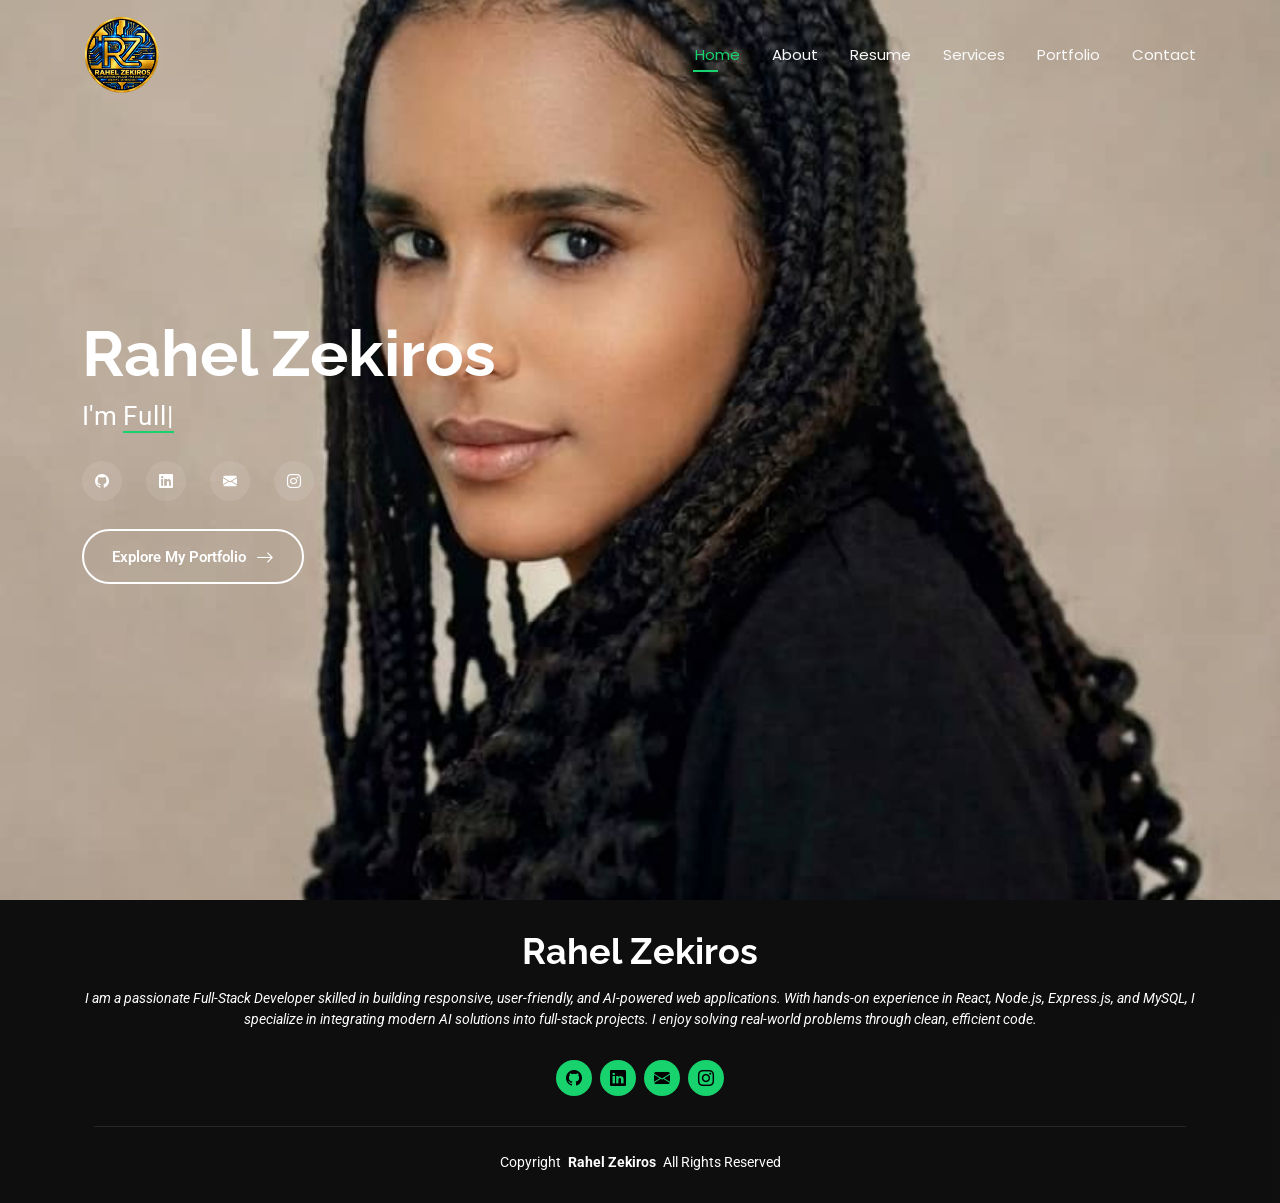
<file: Personal/index.html>
<!DOCTYPE html>
<html lang="en">

<head>
  <meta charset="utf-8">
  <meta content="width=device-width, initial-scale=1.0" name="viewport">

  <title>Rahel Zekiros - Portfolio</title>

  <meta name="description" content="Official Portfolio of Rahel Zekiros - Frontend & Fullstack Software Engineer specializing in AI-powered web applications.">
  <meta name="keywords" content="Web Developer, React, Node.js, Full Stack, Portfolio, Rahel, AI Developer">

  <!-- Favicons -->
  <link rel="icon" type="image/png" sizes="32x32" href="assets/img/logo.png">
  <link rel="icon" type="image/png" sizes="192x192" href="assets/img/logo.png">
  <link rel="apple-touch-icon" sizes="180x180" href="assets/img/logo.png">

  <!-- Google Fonts -->
  <link rel="preconnect" href="https://fonts.googleapis.com">
  <link rel="preconnect" href="https://fonts.gstatic.com" crossorigin>
  <link href="https://fonts.googleapis.com/css2?family=Roboto:wght@300;400;500;700&family=Poppins:wght@300;400;500;600;700&family=Raleway:wght@300;400;500;600;700&display=swap" rel="stylesheet">

  <!-- Vendor CSS Files -->
  <link href="assets/vendor/bootstrap/css/bootstrap.min.css" rel="stylesheet">
  <link href="assets/vendor/bootstrap-icons/bootstrap-icons.css" rel="stylesheet">
  <link href="assets/vendor/aos/aos.css" rel="stylesheet">
  <link href="assets/vendor/swiper/swiper-bundle.min.css" rel="stylesheet">
  <link href="assets/vendor/glightbox/css/glightbox.min.css" rel="stylesheet">

  <!-- Main CSS File -->
  <link href="assets/css/main.css" rel="stylesheet">

  <!-- Custom Home Page Styles -->
  <style>
    .home-portfolio-button {
      display: inline-flex;
      align-items: center;
      justify-content: center;
      gap: 10px;
      margin-top: 28px;
      padding: 12px 28px;
      border: 2px solid #ffffff;
      border-radius: 50px;
      color: #ffffff;
      background: transparent;
      font-size: 15px;
      font-weight: 600;
      text-decoration: none;
      transition: all 0.3s ease;
    }

    .home-portfolio-button:hover {
      background: #ffffff;
      color: #0563bb;
    }

    .home-portfolio-button i {
      font-size: 18px;
    }

    .hero .container {
      position: relative;
      z-index: 2;
    }

    @media (max-width: 768px) {
      .home-portfolio-button {
        margin-top: 22px;
        padding: 10px 22px;
      }
    }
  </style>
</head>

<body class="index-page">

  <!-- Header -->
  <header id="header" class="header d-flex align-items-center fixed-top">
    <div class="container-fluid container-xl position-relative d-flex align-items-center justify-content-between">

      <!-- Logo -->
      <a href="index.html"
         class="logo d-flex align-items-center"
         style="width: 80px; height: 80px; min-width: 80px; border-radius: 50%; overflow: hidden; flex-shrink: 0;">

       
  <img src="assets/img/logo.png" 
       alt="Rahel Zekiros Logo" 
       style="width: 100%; height: 100%; max-width: none; max-height: none; object-fit: contain; display: block; margin: 0;">

</a>
      <!-- Navigation -->
      <nav id="navmenu" class="navmenu">
        <ul>
          <li><a href="index.html" class="active">Home</a></li>
          <li><a href="about.html">About</a></li>
          <li><a href="resume.html">Resume</a></li>
          <li><a href="services.html">Services</a></li>
          <li><a href="portfolio.html">Portfolio</a></li>
          <li><a href="contact.html">Contact</a></li>
        </ul>

        <i class="mobile-nav-toggle d-xl-none bi bi-list"></i>
      </nav>

    </div>
  </header>

  <main class="main">

    <!-- Hero Section -->
    <section id="hero" class="hero section dark-background">

      <!-- Background Image -->
      <img
        src="assets/img/portfolio.jpeg"
        alt="Rahel Portfolio Background"
        data-aos="fade-in"
      >

      <div class="container" data-aos="zoom-out" data-aos-delay="100">

        <h2>Rahel Zekiros</h2>

        <!-- Typing Animation -->
        <p>
          I'm
          <span
            class="typed"
            data-typed-items="Full-Stack Developer, Frontend Developer, Backend Developer, AI-Powered Application Developer, React Developer, Software Developer">
          </span>
          <span class="typed-cursor typed-cursor--blink"></span>
        </p>

        <!-- Hero Social Links -->
        <div class="social-links">

          <a
            href="https://github.com/Rahel-zekiros"
            target="_blank"
            rel="noopener noreferrer"
            title="GitHub"
            aria-label="GitHub">
            <i class="bi bi-github"></i>
          </a>

          <a
            href="https://www.linkedin.com/in/rahel-zekiros-7455a0444"
            target="_blank"
            rel="noopener noreferrer"
            title="LinkedIn"
            aria-label="LinkedIn">
            <i class="bi bi-linkedin"></i>
          </a>

          <a
            href="https://mail.google.com/mail/?view=cm&fs=1&to=raki52360@gmail.com"
            target="_blank"
            rel="noopener noreferrer"
            title="Email"
            aria-label="Email">
            <i class="bi bi-envelope-fill"></i>
          </a>

          <a
            href="https://www.instagram.com/rahel_zekiros/"
            target="_blank"
            rel="noopener noreferrer"
            title="Instagram"
            aria-label="Instagram">
            <i class="bi bi-instagram"></i>
          </a>

        </div>

        <!-- Button to Starter Page -->
        <a href="starter-page.html" class="home-portfolio-button">
          <span>Explore My Portfolio</span>
          <i class="bi bi-arrow-right"></i>
        </a>

      </div>

    </section>
    <!-- End Hero Section -->

  </main>

  <!-- Footer -->
  <footer id="footer" class="footer dark-background">

    <div class="container">

      <h3 class="sitename">Rahel Zekiros</h3>

      <!-- Professional Bio -->
      <p>
        I am a passionate Full-Stack Developer skilled in building responsive,
        user-friendly, and AI-powered web applications. With hands-on experience
        in React, Node.js, Express.js, and MySQL, I specialize in integrating
        modern AI solutions into full-stack projects. I enjoy solving real-world
        problems through clean, efficient code.
      </p>

      <!-- Footer Social Links -->
      <div class="social-links d-flex justify-content-center">

        <a
          href="https://github.com/Rahel-zekiros"
          target="_blank"
          rel="noopener noreferrer"
          title="GitHub"
          aria-label="GitHub">
          <i class="bi bi-github"></i>
        </a>

        <a
          href="https://www.linkedin.com/in/rahel-zekiros-7455a0444"
          target="_blank"
          rel="noopener noreferrer"
          title="LinkedIn"
          aria-label="LinkedIn">
          <i class="bi bi-linkedin"></i>
        </a>

        <a
          href="https://mail.google.com/mail/?view=cm&fs=1&to=raki52360@gmail.com"
          target="_blank"
          rel="noopener noreferrer"
          title="Email"
          aria-label="Email">
          <i class="bi bi-envelope-fill"></i>
        </a>

        <a
          href="https://www.instagram.com/rahel_zekiros/"
          target="_blank"
          rel="noopener noreferrer"
          title="Instagram"
          aria-label="Instagram">
          <i class="bi bi-instagram"></i>
        </a>

      </div>

      <div class="container">
        <div class="copyright">
          <span>Copyright</span>
          <strong class="px-1 sitename">Rahel Zekiros</strong>
          <span>All Rights Reserved</span>
        </div>
      </div>

    </div>

  </footer>

  <!-- Scroll Top -->
  <a
    href="#"
    id="scroll-top"
    class="scroll-top d-flex align-items-center justify-content-center"
    aria-label="Scroll to top">
    <i class="bi bi-arrow-up-short"></i>
  </a>

  <!-- Preloader -->
  <div id="preloader"></div>

  <!-- Vendor JS Files -->
  <script src="assets/vendor/bootstrap/js/bootstrap.bundle.min.js"></script>
  <script src="assets/vendor/aos/aos.js"></script>
  <script src="assets/vendor/glightbox/js/glightbox.min.js"></script>
  <script src="assets/vendor/purecounter/purecounter_vanilla.js"></script>
  <script src="assets/vendor/imagesloaded/imagesloaded.pkgd.min.js"></script>
  <script src="assets/vendor/isotope-layout/isotope.pkgd.min.js"></script>
  <script src="assets/vendor/swiper/swiper-bundle.min.js"></script>

  <!-- Typing Animation -->
  <script src="assets/vendor/typed.js/typed.umd.js"></script>
  <script src="assets/vendor/waypoints/noframework.waypoints.js"></script>

  <!-- Main JS File -->
  <script src="assets/js/main.js"></script>

</body>
</html>
</file>
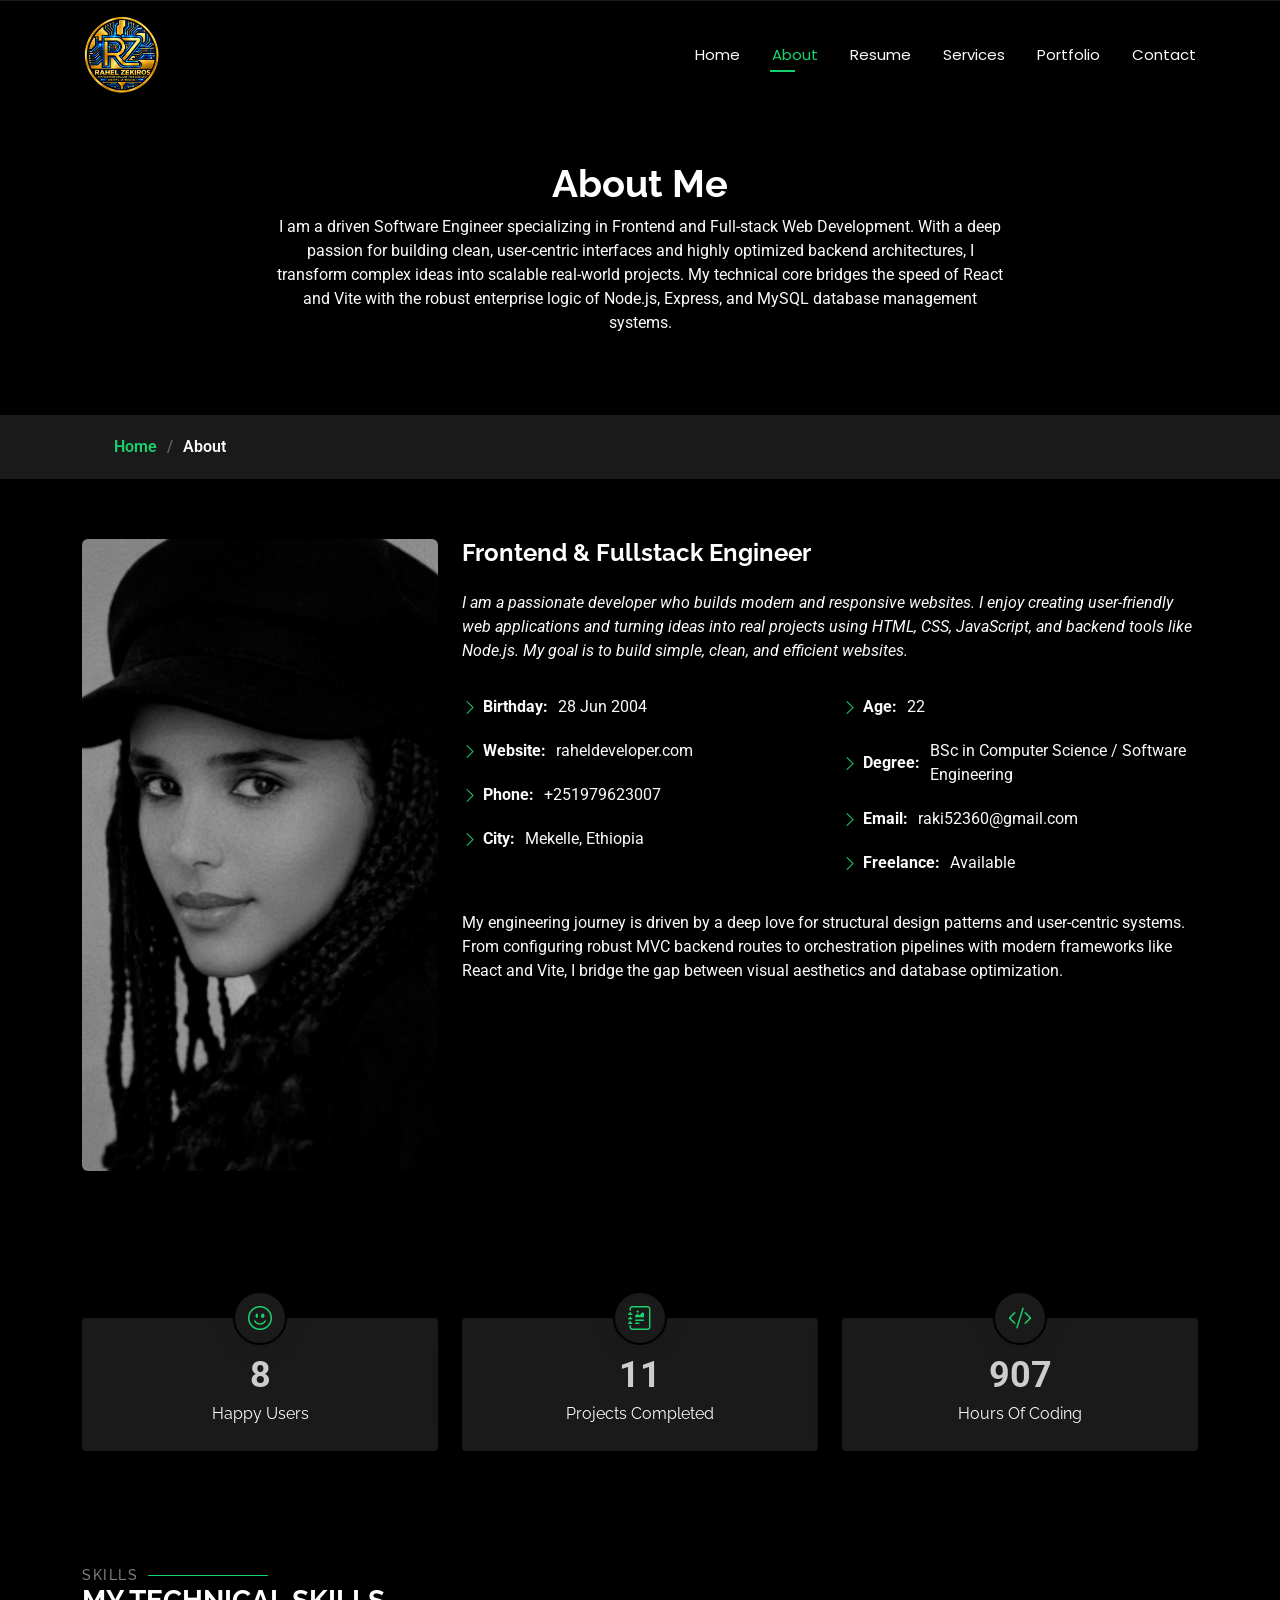
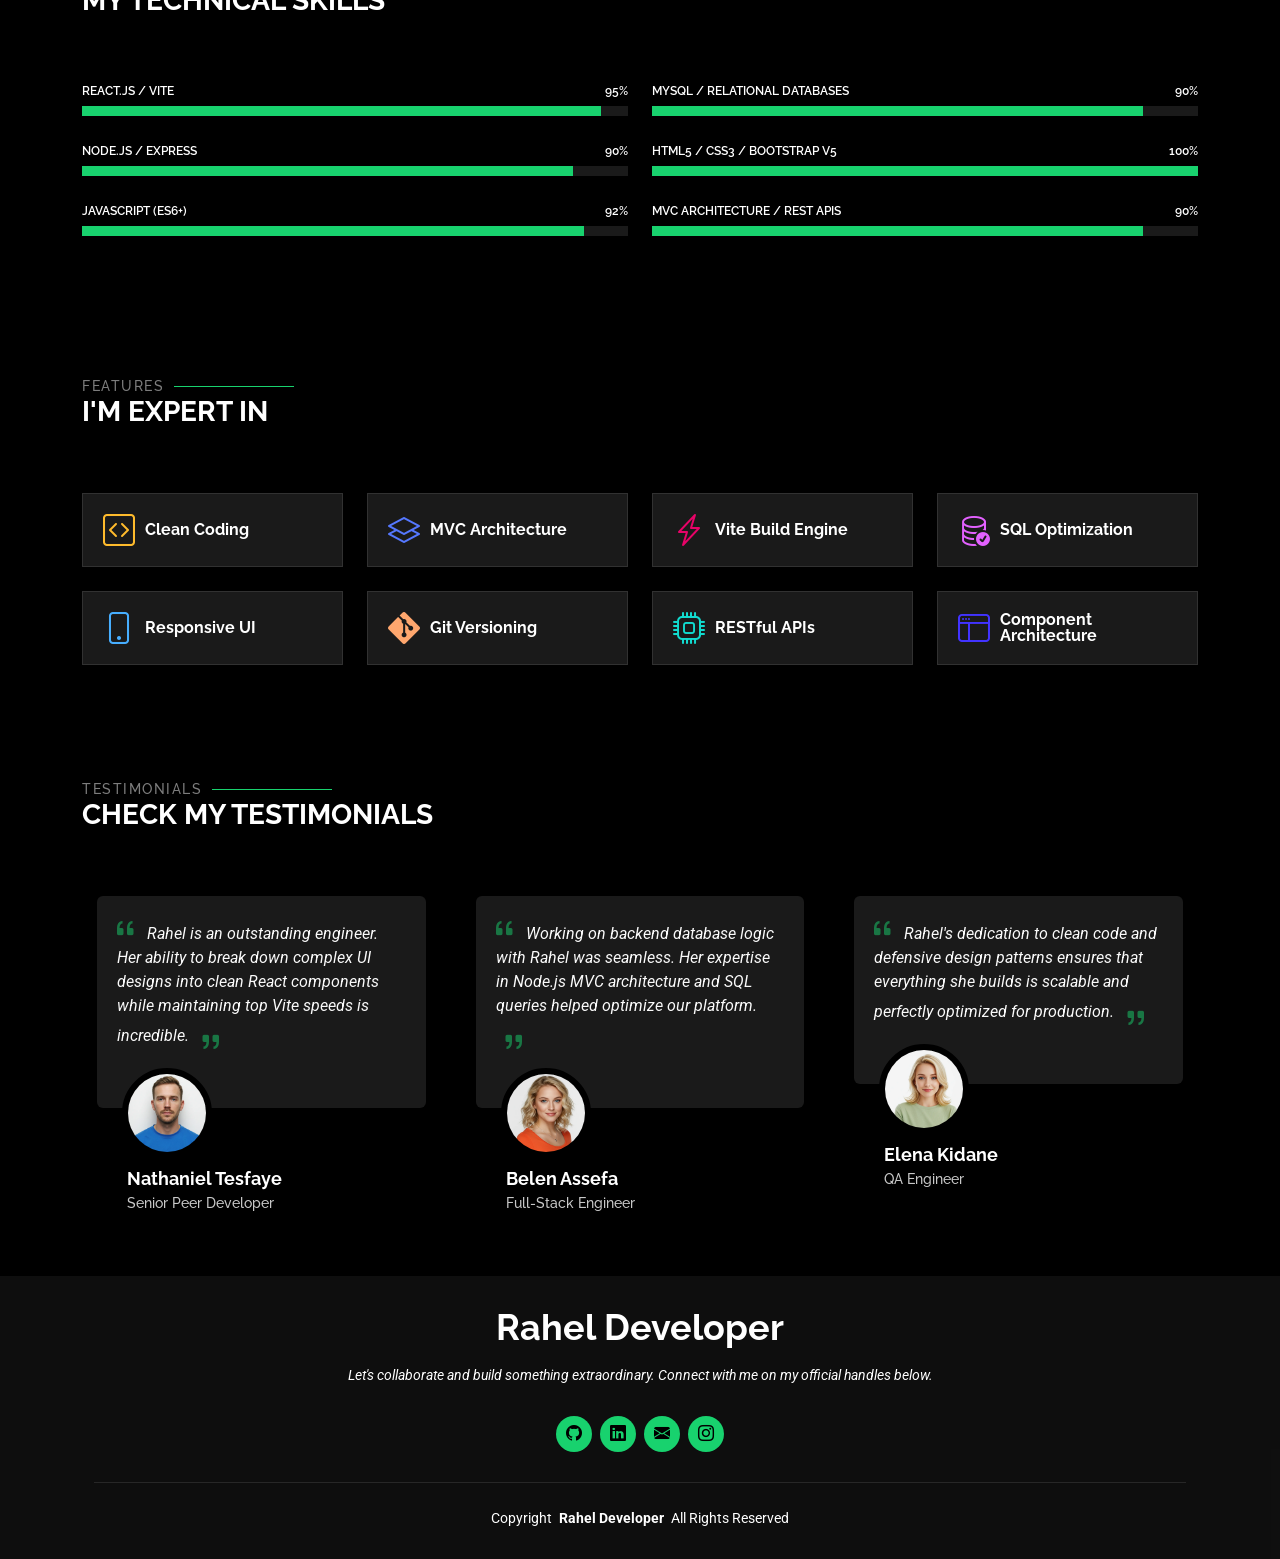
<file: Personal/about.html>
<!DOCTYPE html>
<html lang="en">

<head>
  <meta charset="utf-8">
  <meta content="width=device-width, initial-scale=1.0" name="viewport">

  <title>About - Rahel Zekiros</title>
  <meta name="description" content="Official About Page of Rahel Zekiros - Frontend & Fullstack Software Engineer.">
  <meta name="keywords" content="Web Developer, React, Node.js, Full Stack, Portfolio, Rahel">

  <!-- Favicons -->
 
<!-- Favicons -->

<!-- Favicons -->
<link rel="icon" type="image/png" sizes="32x32" href="assets/img/logo.png ">
<link rel="icon" type="image/png" sizes="192x192" href="assets/img/logo.png">
<link rel="apple-touch-icon" sizes="180x180" href="assets/img/logo.png ">



  <!-- Google Fonts -->
  <link rel="preconnect" href="https://fonts.googleapis.com">
  <link rel="preconnect" href="https://fonts.gstatic.com" crossorigin>
  <link href="https://fonts.googleapis.com/css2?family=Roboto:wght@300;400;500;700&family=Poppins:wght@300;400;500;600;700&family=Raleway:wght@300;400;500;600;700&display=swap" rel="stylesheet">

  <!-- Vendor CSS Files -->
  <link href="assets/vendor/bootstrap/css/bootstrap.min.css" rel="stylesheet">
  <link href="assets/vendor/bootstrap-icons/bootstrap-icons.css" rel="stylesheet">
  <link href="assets/vendor/aos/aos.css" rel="stylesheet">
  <link href="assets/vendor/swiper/swiper-bundle.min.css" rel="stylesheet">
  <link href="assets/vendor/glightbox/css/glightbox.min.css" rel="stylesheet">

  <!-- Main CSS File -->
  <link href="assets/css/main.css" rel="stylesheet">
</head>

<body class="about-page">

  <!-- Header -->
  <header id="header" class="header d-flex align-items-center fixed-top">
    <div class="container-fluid container-xl position-relative d-flex align-items-center justify-content-between">

    <a href="index.html" 
   class="logo d-flex align-items-center" 
   style="width: 80px; height: 80px; min-width: 80px; border-radius: 50%; overflow: hidden; display: flex; align-items: center; justify-content: center; flex-shrink: 0; margin-left: 0; margin-right: auto; margin-top: 0; position: relative; left: 0;">

  <img src="assets/img/logo.png" 
       alt="Rahel Zekiros Logo" 
       style="width: 100%; height: 100%; max-width: none; max-height: none; object-fit: contain; display: block; margin: 0;">

</a>
      <nav id="navmenu" class="navmenu">
        <ul>
          <li><a href="index.html">Home</a></li>
          <li><a href="about.html" class="active">About</a></li>
          <li><a href="resume.html">Resume</a></li>
          <li><a href="services.html">Services</a></li>
          <li><a href="portfolio.html">Portfolio</a></li>
          <li><a href="contact.html">Contact</a></li>

        </ul>
        <i class="mobile-nav-toggle d-xl-none bi bi-list"></i>
      </nav>

    </div>
  </header>

  <main class="main">

    <!-- Page Title -->
    <div class="page-title" data-aos="fade">
      <div class="heading">
        <div class="container">
          <div class="row d-flex justify-content-center text-center">
            <div class="col-lg-8">
              <h1>About Me</h1>
              <p class="mb-0">
                I am a driven Software Engineer specializing in Frontend and Full-stack Web Development.
                With a deep passion for building clean, user-centric interfaces and highly optimized
                backend architectures, I transform complex ideas into scalable real-world projects.
                My technical core bridges the speed of React and Vite with the robust enterprise logic
                of Node.js, Express, and MySQL database management systems.
              </p>
            </div>
          </div>
        </div>
      </div>

      <nav class="breadcrumbs">
        <div class="container">
          <ol>
            <li><a href="index.html">Home</a></li>
            <li class="current">About</li>
          </ol>
        </div>
      </nav>
    </div>

    <!-- About Section -->
    <section id="about" class="about section">
      <div class="container" data-aos="fade-up" data-aos-delay="100">
        <div class="row gy-4 justify-content-center">

          <div class="col-lg-4">
            <img src="assets/img/geni.jpeg" class="img-fluid rounded shadow" alt="Rahel Zekiros">
          </div>

          <div class="col-lg-8 content">
            <h2>Frontend &amp; Fullstack Engineer</h2>

            <p class="fst-italic py-3">
              I am a passionate developer who builds modern and responsive websites.
              I enjoy creating user-friendly web applications and turning ideas into real projects
              using HTML, CSS, JavaScript, and backend tools like Node.js.
              My goal is to build simple, clean, and efficient websites.
            </p>

            <div class="row">
              <div class="col-lg-6">
                <ul>
                  <li><i class="bi bi-chevron-right"></i> <strong>Birthday:</strong> <span>28 Jun 2004</span></li>
                  <li><i class="bi bi-chevron-right"></i> <strong>Website:</strong> <span>raheldeveloper.com</span></li>
                  <li><i class="bi bi-chevron-right"></i> <strong>Phone:</strong> <span>+251979623007</span></li>
                  <li><i class="bi bi-chevron-right"></i> <strong>City:</strong> <span>Mekelle, Ethiopia</span></li>
                </ul>
              </div>

              <div class="col-lg-6">
                <ul>
                  <li><i class="bi bi-chevron-right"></i> <strong>Age:</strong> <span>22</span></li>
                  <li><i class="bi bi-chevron-right"></i> <strong>Degree:</strong> <span>BSc in Computer Science / Software Engineering</span></li>
                  <li><i class="bi bi-chevron-right"></i> <strong>Email:</strong> <span>raki52360@gmail.com</span></li>
                  <li><i class="bi bi-chevron-right"></i> <strong>Freelance:</strong> <span>Available</span></li>
                </ul>
              </div>
            </div>

            <p class="py-3">
              My engineering journey is driven by a deep love for structural design patterns and
              user-centric systems. From configuring robust MVC backend routes to orchestration
              pipelines with modern frameworks like React and Vite, I bridge the gap between visual
              aesthetics and database optimization.
            </p>
          </div>

        </div>
      </div>
    </section>

    <!-- Stats Section -->
    <section id="stats" class="stats section">
      <div class="container" data-aos="fade-up" data-aos-delay="100">
        <div class="row gy-4">

          <div class="col-lg-4 col-md-6 d-flex flex-column align-items-center">
            <i class="bi bi-emoji-smile"></i>
            <div class="stats-item">
              <span data-purecounter-start="0" data-purecounter-end="12" data-purecounter-duration="1" class="purecounter"></span>
              <p>Happy Users</p>
            </div>
          </div>

          <div class="col-lg-4 col-md-6 d-flex flex-column align-items-center">
            <i class="bi bi-journal-richtext"></i>
            <div class="stats-item">
              <span data-purecounter-start="0" data-purecounter-end="18" data-purecounter-duration="1" class="purecounter"></span>
              <p>Projects Completed</p>
            </div>
          </div>

          <div class="col-lg-4 col-md-6 d-flex flex-column align-items-center">
            <i class="bi bi-code-slash"></i>
            <div class="stats-item">
              <span data-purecounter-start="0" data-purecounter-end="1463" data-purecounter-duration="1" class="purecounter"></span>
              <p>Hours Of Coding</p>
            </div>
          </div>

        </div>
      </div>
    </section>

    <!-- Skills Section -->
    <section id="skills" class="skills section">
      <div class="container section-title" data-aos="fade-up">
        <h2>Skills</h2>
        <div><span>My</span> <span class="description-title">Technical Skills</span></div>
      </div>

      <div class="container" data-aos="fade-up" data-aos-delay="100">
        <div class="row skills-content skills-animation">

          <div class="col-lg-6">
            <div class="progress">
              <span class="skill"><span>React.js / Vite</span> <i class="val">95%</i></span>
              <div class="progress-bar-wrap">
                <div class="progress-bar" role="progressbar" aria-valuenow="95" aria-valuemin="0" aria-valuemax="100" style="width: 95%;"></div>
              </div>
            </div>

            <div class="progress">
              <span class="skill"><span>Node.js / Express</span> <i class="val">90%</i></span>
              <div class="progress-bar-wrap">
                <div class="progress-bar" role="progressbar" aria-valuenow="90" aria-valuemin="0" aria-valuemax="100" style="width: 90%;"></div>
              </div>
            </div>

            <div class="progress">
              <span class="skill"><span>JavaScript (ES6+)</span> <i class="val">92%</i></span>
              <div class="progress-bar-wrap">
                <div class="progress-bar" role="progressbar" aria-valuenow="92" aria-valuemin="0" aria-valuemax="100" style="width: 92%;"></div>
              </div>
            </div>
          </div>

          <div class="col-lg-6">
            <div class="progress">
              <span class="skill"><span>MySQL / Relational Databases</span> <i class="val">90%</i></span>
              <div class="progress-bar-wrap">
                <div class="progress-bar" role="progressbar" aria-valuenow="90" aria-valuemin="0" aria-valuemax="100" style="width: 90%;"></div>
              </div>
            </div>

            <div class="progress">
              <span class="skill"><span>HTML5 / CSS3 / Bootstrap v5</span> <i class="val">100%</i></span>
              <div class="progress-bar-wrap">
                <div class="progress-bar" role="progressbar" aria-valuenow="100" aria-valuemin="0" aria-valuemax="100" style="width: 100%;"></div>
              </div>
            </div>

            <div class="progress">
              <span class="skill"><span>MVC Architecture / REST APIs</span> <i class="val">90%</i></span>
              <div class="progress-bar-wrap">
                <div class="progress-bar" role="progressbar" aria-valuenow="90" aria-valuemin="0" aria-valuemax="100" style="width: 90%;"></div>
              </div>
            </div>
          </div>

        </div>
      </div>
    </section>

    <!-- Interests Section -->
    <section id="interests" class="interests section">
      <div class="container section-title" data-aos="fade-up">
        <h2>Features</h2>
        <div><span>I'm</span> <span class="description-title">Expert In</span></div>
      </div>

      <div class="container">
        <div class="row gy-4">

          <div class="col-lg-3 col-md-4" data-aos="fade-up" data-aos-delay="100">
            <div class="features-item">
              <i class="bi bi-code-square" style="color: #ffbb2c;"></i>
              <h3><a href="#skills" class="stretched-link">Clean Coding</a></h3>
            </div>
          </div>

          <div class="col-lg-3 col-md-4" data-aos="fade-up" data-aos-delay="200">
            <div class="features-item">
              <i class="bi bi-layers" style="color: #5578ff;"></i>
              <h3><a href="#skills" class="stretched-link">MVC Architecture</a></h3>
            </div>
          </div>

          <div class="col-lg-3 col-md-4" data-aos="fade-up" data-aos-delay="300">
            <div class="features-item">
              <i class="bi bi-lightning-charge" style="color: #e80368;"></i>
              <h3><a href="#skills" class="stretched-link">Vite Build Engine</a></h3>
            </div>
          </div>

          <div class="col-lg-3 col-md-4" data-aos="fade-up" data-aos-delay="400">
            <div class="features-item">
              <i class="bi bi-database-check" style="color: #e361ff;"></i>
              <h3><a href="#skills" class="stretched-link">SQL Optimization</a></h3>
            </div>
          </div>

          <div class="col-lg-3 col-md-4" data-aos="fade-up" data-aos-delay="500">
            <div class="features-item">
              <i class="bi bi-phone" style="color: #47aeff;"></i>
              <h3><a href="#skills" class="stretched-link">Responsive UI</a></h3>
            </div>
          </div>

          <div class="col-lg-3 col-md-4" data-aos="fade-up" data-aos-delay="600">
            <div class="features-item">
              <i class="bi bi-git" style="color: #ffa76e;"></i>
              <h3><a href="#skills" class="stretched-link">Git Versioning</a></h3>
            </div>
          </div>

          <div class="col-lg-3 col-md-4" data-aos="fade-up" data-aos-delay="700">
            <div class="features-item">
              <i class="bi bi-cpu" style="color: #11dbcf;"></i>
              <h3><a href="#skills" class="stretched-link">RESTful APIs</a></h3>
            </div>
          </div>

          <div class="col-lg-3 col-md-4" data-aos="fade-up" data-aos-delay="800">
            <div class="features-item">
              <i class="bi bi-window-sidebar" style="color: #4233ff;"></i>
              <h3><a href="#skills" class="stretched-link">Component Architecture</a></h3>
            </div>
          </div>

        </div>
      </div>
    </section>

    <!-- Testimonials Section -->
    <section id="testimonials" class="testimonials section">
      <div class="container section-title" data-aos="fade-up">
        <h2>Testimonials</h2>
        <div><span>Check my</span> <span class="description-title">Testimonials</span></div>
      </div>

      <div class="container" data-aos="fade-up" data-aos-delay="100">
        <div class="swiper init-swiper" data-speed="600" data-delay="5000">

          <script type="application/json" class="swiper-config">
            {
              "loop": true,
              "speed": 600,
              "autoplay": { "delay": 5000 },
              "slidesPerView": "auto",
              "pagination": {
                "el": ".swiper-pagination",
                "type": "bullets",
                "clickable": true
              },
              "breakpoints": {
                "320": { "slidesPerView": 1, "spaceBetween": 40 },
                "1200": { "slidesPerView": 3, "spaceBetween": 20 }
              }
            }
          </script>

          <div class="swiper-wrapper">

            <div class="swiper-slide">
              <div class="testimonial-item">
                <p>
                  <i class="bi bi-quote quote-icon-left"></i>
                  <span>Rahel is an outstanding engineer. Her ability to break down complex UI designs into clean React components while maintaining top Vite speeds is incredible.</span>
                  <i class="bi bi-quote quote-icon-right"></i>
                </p>
                <img src="assets/img/person/person-m-9.webp" class="testimonial-img" alt="">
                <h3>Nathaniel Tesfaye</h3>
                <h4>Senior Peer Developer</h4>
              </div>
            </div>

            <div class="swiper-slide">
              <div class="testimonial-item">
                <p>
                  <i class="bi bi-quote quote-icon-left"></i>
                  <span>Working on backend database logic with Rahel was seamless. Her expertise in Node.js MVC architecture and SQL queries helped optimize our platform.</span>
                  <i class="bi bi-quote quote-icon-right"></i>
                </p>
                <img src="assets/img/person/person-f-5.webp" class="testimonial-img" alt="">
                <h3>Belen Assefa</h3>
                <h4>Full-Stack Engineer</h4>
              </div>
            </div>

            <div class="swiper-slide">
              <div class="testimonial-item">
                <p>
                  <i class="bi bi-quote quote-icon-left"></i>
                  <span>Rahel's dedication to clean code and defensive design patterns ensures that everything she builds is scalable and perfectly optimized for production.</span>
                  <i class="bi bi-quote quote-icon-right"></i>
                </p>
                <img src="assets/img/person/person-f-12.webp" class="testimonial-img" alt="">
                <h3>Elena Kidane</h3>
                <h4>QA Engineer</h4>
              </div>
            </div>

          </div>

          <div class="swiper-pagination"></div>
        </div>
      </div>
    </section>

  </main>

  <!-- Footer -->
  <footer id="footer" class="footer dark-background">
    <div class="container">

      <h3 class="sitename">Rahel Developer</h3>

      <p>Let's collaborate and build something extraordinary. Connect with me on my official handles below.</p>

      <!-- Footer Social Links -->
      <div class="social-links d-flex justify-content-center">

        <a
          href="https://github.com/Rahel-zekiros"
          target="_blank"
          rel="noopener noreferrer"
          title="GitHub"
          aria-label="GitHub"
        >
          <i class="bi bi-github"></i>
        </a>

        <a
          href="https://www.linkedin.com/in/rahel-zekiros-7455a0444"
          target="_blank"
          rel="noopener noreferrer"
          title="LinkedIn"
          aria-label="LinkedIn"
        >
          <i class="bi bi-linkedin"></i>
        </a>

        <a
          href="https://mail.google.com/mail/?view=cm&fs=1&to=raki52360@gmail.com"
          target="_blank"
          rel="noopener noreferrer"
          title="Email"
          aria-label="Email"
        >
          <i class="bi bi-envelope-fill"></i>
        </a>

        <a
          href="https://www.instagram.com/rahel_zekiros/"
          target="_blank"
          rel="noopener noreferrer"
          title="Instagram"
          aria-label="Instagram"
        >
          <i class="bi bi-instagram"></i>
        </a>

      </div>

      <div class="container">
        <div class="copyright">
          <span>Copyright</span>
          <strong class="px-1 sitename">Rahel Developer</strong>
          <span>All Rights Reserved</span>
        </div>
      </div>

    </div>
  </footer>

  <!-- Scroll Top -->
  <a
    href="#"
    id="scroll-top"
    class="scroll-top d-flex align-items-center justify-content-center"
    aria-label="Scroll to top"
  >
    <i class="bi bi-arrow-up-short"></i>
  </a>

  <!-- Preloader -->
  <div id="preloader"></div>

  <!-- Vendor JS Files -->
  <script src="assets/vendor/bootstrap/js/bootstrap.bundle.min.js"></script>
  <script src="assets/vendor/php-email-form/validate.js"></script>
  <script src="assets/vendor/aos/aos.js"></script>
  <script src="assets/vendor/glightbox/js/glightbox.min.js"></script>
  <script src="assets/vendor/purecounter/purecounter_vanilla.js"></script>
  <script src="assets/vendor/imagesloaded/imagesloaded.pkgd.min.js"></script>
  <script src="assets/vendor/isotope-layout/isotope.pkgd.min.js"></script>
  <script src="assets/vendor/swiper/swiper-bundle.min.js"></script>
  <script src="assets/vendor/typed.js/typed.umd.js"></script>
  <script src="assets/vendor/waypoints/noframework.waypoints.js"></script>
  <script src="assets/js/main.js"></script>

</body>
</html>
</file>
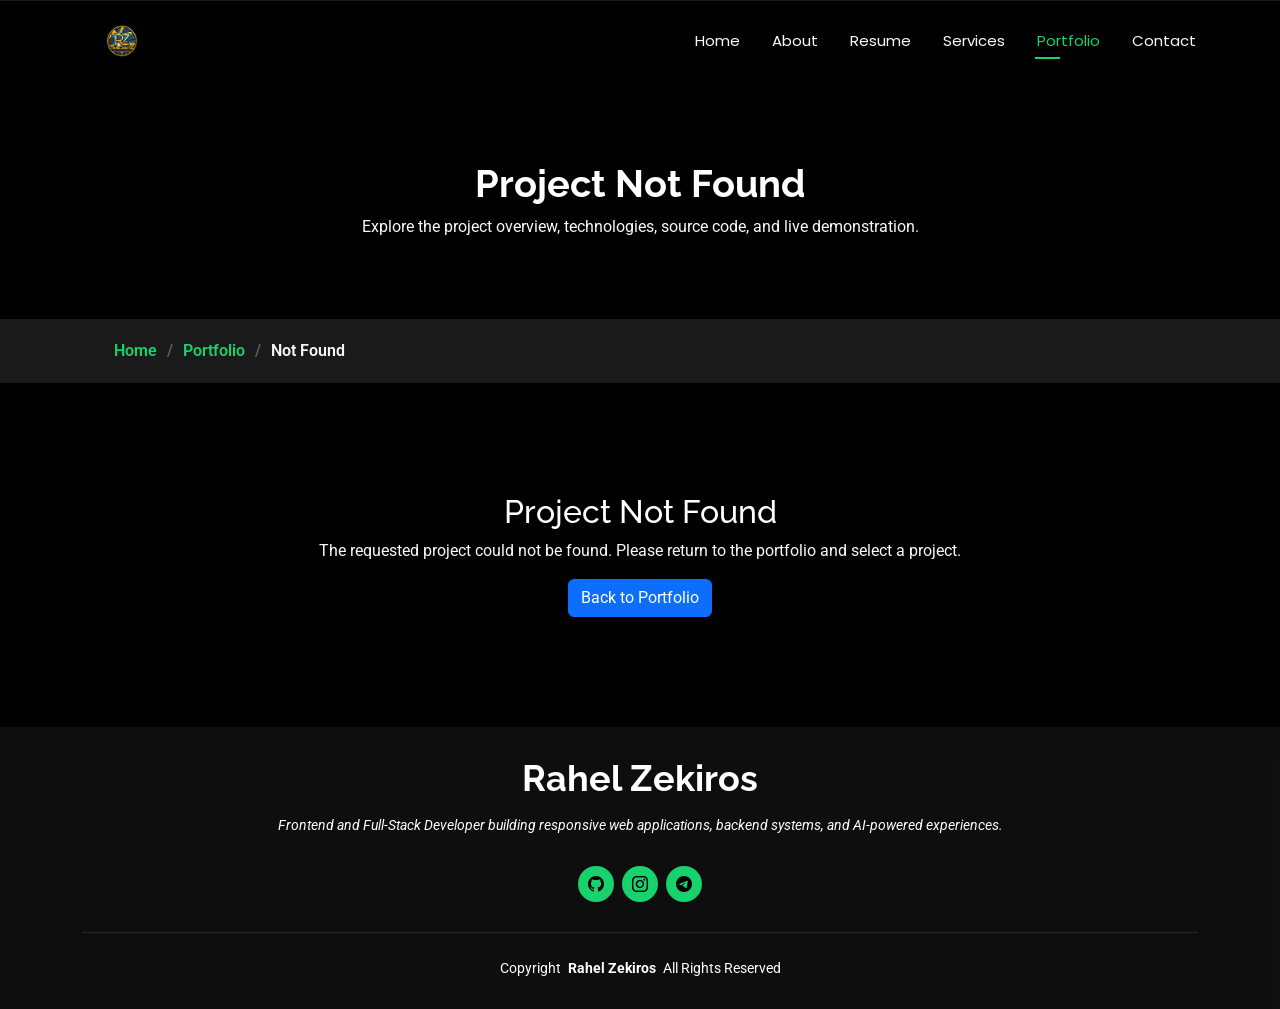
<file: Personal/portfolio-details.html>
<!DOCTYPE html>
<html lang="en">

<head>
  <meta charset="utf-8">
  <meta name="viewport" content="width=device-width, initial-scale=1.0">

  <title>Project Details | Rahel Zekiros</title>
  <meta name="description"
    content="Explore the projects, technologies, and demonstrations of Rahel Zekiros.">

  <link rel="icon" type="image/png" href="assets/img/logo.png">

  <link rel="preconnect" href="https://fonts.googleapis.com">
  <link rel="preconnect" href="https://fonts.gstatic.com" crossorigin>
  <link
    href="https://fonts.googleapis.com/css2?family=Roboto:wght@300;400;500;700&family=Poppins:wght@300;400;500;600;700&family=Raleway:wght@300;400;500;600;700&display=swap"
    rel="stylesheet">

  <link href="assets/vendor/bootstrap/css/bootstrap.min.css" rel="stylesheet">
  <link href="assets/vendor/bootstrap-icons/bootstrap-icons.css" rel="stylesheet">
  <link href="assets/vendor/aos/aos.css" rel="stylesheet">
  <link href="assets/css/main.css" rel="stylesheet">

  <style>
    .project-screenshot {
      width: 100%;
      min-height: 250px;
      max-height: 520px;
      object-fit: contain;
      border-radius: 10px;
      background: #f3f3f3;
    }

    .project-links {
      display: flex;
      flex-wrap: wrap;
      gap: 12px;
      margin-top: 20px;
    }

    .project-links a {
      display: inline-flex;
      align-items: center;
      gap: 8px;
      padding: 10px 16px;
      border-radius: 5px;
      background: #149ddd;
      color: #fff;
      text-decoration: none;
      transition: 0.2s ease;
    }

    .project-links a:hover {
      background: #087bb0;
      color: #fff;
    }

    .technology-list {
      display: flex;
      flex-wrap: wrap;
      gap: 8px;
      padding: 0;
      margin: 18px 0;
      list-style: none;
    }

    .technology-list li {
      padding: 6px 12px;
      border-radius: 20px;
      background: #e9f6fc;
      color: #126b94;
      font-size: 13px;
    }

    .project-not-found {
      padding: 50px 15px;
      text-align: center;
    }

    @media (max-width: 767px) {
      .project-screenshot {
        min-height: 180px;
      }
    }
  </style>
</head>

<body class="portfolio-details-page">

  <!-- Header -->
  <header id="header" class="header d-flex align-items-center fixed-top">
    <div class="container-fluid container-xl position-relative d-flex align-items-center justify-content-between">

      <a href="index.html" class="logo d-flex align-items-center">
        <img
          src="assets/img/logo.png"
          alt="Rahel Zekiros Logo"
          style="width:80px;height:80px;object-fit:contain;">
      </a>

      <nav id="navmenu" class="navmenu">
        <ul>
          <li><a href="index.html">Home</a></li>
          <li><a href="about.html">About</a></li>
          <li><a href="resume.html">Resume</a></li>
          <li><a href="services.html">Services</a></li>
          <li><a href="portfolio.html" class="active">Portfolio</a></li>
          <li><a href="contact.html">Contact</a></li>
        </ul>

        <i class="mobile-nav-toggle d-xl-none bi bi-list"></i>
      </nav>

    </div>
  </header>

  <main class="main">

    <!-- Page Title -->
    <div class="page-title" data-aos="fade">
      <div class="heading">
        <div class="container">
          <div class="row justify-content-center text-center">
            <div class="col-lg-8">
              <h1 id="page-heading">Project Details</h1>
              <p class="mb-0">
                Explore the project overview, technologies, source code,
                and live demonstration.
              </p>
            </div>
          </div>
        </div>
      </div>

      <nav class="breadcrumbs">
        <div class="container">
          <ol>
            <li><a href="index.html">Home</a></li>
            <li><a href="portfolio.html">Portfolio</a></li>
            <li class="current" id="breadcrumb-project">Project Details</li>
          </ol>
        </div>
      </nav>
    </div>

    <!-- Project Details -->
    <section id="portfolio-details" class="portfolio-details section">
      <div class="container" data-aos="fade-up">

        <div id="project-content" class="row gy-4">

          <!-- Project Screenshot -->
          <div class="col-lg-8">
            <div class="portfolio-details-slider">
              <img
                id="project-image"
                src="assets/img/portfolio/chat-area.png"
                alt="Project screenshot"
                class="project-screenshot img-fluid">
            </div>
          </div>

          <!-- Project Information -->
          <div class="col-lg-4">
            <div class="portfolio-info">
              <h3 id="project-title">Project Information</h3>

              <ul>
                <li>
                  <strong>Developer:</strong>
                  Rahel Zekiros
                </li>

                <li>
                  <strong>Category:</strong>
                  <span id="project-category"></span>
                </li>

                <li>
                  <strong>Project Type:</strong>
                  <span id="project-type"></span>
                </li>
              </ul>

              <h4>Technologies</h4>
              <ul id="project-technologies" class="technology-list"></ul>

              <div class="project-links">
                <a id="project-github"
                  href="https://github.com/Rahel-zekiros"
                  target="_blank"
                  rel="noopener noreferrer">
                  <i class="bi bi-github"></i>
                  GitHub
                </a>

                <a id="project-live"
                  href="portfolio.html"
                  target="_blank"
                  rel="noopener noreferrer">
                  <i class="bi bi-box-arrow-up-right"></i>
                  Live Demo
                </a>
              </div>
            </div>
          </div>

          <!-- Project Description -->
          <div class="col-12">
            <div class="portfolio-description">
              <h2 id="project-description-title">About This Project</h2>
              <p id="project-description"></p>

              <h3>Key Features</h3>
              <ul id="project-features"></ul>

              <a href="portfolio.html" class="btn btn-outline-primary mt-3">
                <i class="bi bi-arrow-left"></i>
                Back to Portfolio
              </a>
            </div>
          </div>

        </div>

        <!-- Project Not Found -->
        <div id="project-not-found" class="project-not-found" hidden>
          <h2>Project Not Found</h2>
          <p>
            The requested project could not be found.
            Please return to the portfolio and select a project.
          </p>
          <a href="portfolio.html" class="btn btn-primary">
            Back to Portfolio
          </a>
        </div>

      </div>
    </section>

  </main>

  <!-- Footer -->
  <footer id="footer" class="footer dark-background">
    <div class="container">
      <h3 class="sitename">Rahel Zekiros</h3>

      <p>
        Frontend and Full-Stack Developer building responsive web
        applications, backend systems, and AI-powered experiences.
      </p>

      <div class="social-links d-flex justify-content-center">
        <a href="https://github.com/Rahel-zekiros"
          target="_blank" rel="noopener noreferrer" aria-label="GitHub">
          <i class="bi bi-github"></i>
        </a>

        <a href="https://www.instagram.com/rahel_zekiros/"
          target="_blank" rel="noopener noreferrer" aria-label="Instagram">
          <i class="bi bi-instagram"></i>
        </a>

        <a href="https://t.me/yehenonteketay"
          target="_blank" rel="noopener noreferrer" aria-label="Telegram">
          <i class="bi bi-telegram"></i>
        </a>
      </div>

      <div class="copyright">
        <span>Copyright</span>
        <strong class="px-1 sitename">Rahel Zekiros</strong>
        <span>All Rights Reserved</span>
      </div>
    </div>
  </footer>

  <!-- Scroll Top -->
  <a href="#" id="scroll-top"
    class="scroll-top d-flex align-items-center justify-content-center"
    aria-label="Scroll to top">
    <i class="bi bi-arrow-up-short"></i>
  </a>

  <div id="preloader"></div>

  <!-- Project Data and Dynamic Rendering -->
  <script>
    const projects = {
      chatgpt: {
        title: "ChatGPT Clone",
        image: "assets/img/portfolio/chat-area.png",
        category: "AI-Powered Application",
        type: "Personal Full-Stack Project",
        technologies: [
          "React",
          "JavaScript",
          "Node.js",
          "Express",
          "MySQL",
          "Gemini API"
        ],
        description:
          "An AI-powered conversational application designed to provide an interactive chat experience. The project connects a React frontend to a backend API and uses an AI model to generate conversational responses.",
        features: [
          "Interactive conversational interface",
          "AI-generated responses",
          "Backend API integration",
          "Conversation history and message handling",
          "Responsive user interface"
        ],
        github:
          "https://github.com/Rahel-zekiros/conversational-ai",
        live:
          "https://smart-chat-app-2026.vercel.app/"
      },

      forum: {
        title: "Evangadi Discussion Forum",
        image: "assets/img/portfolio/dashboard.png",
        category: "Full-Stack Development",
        type: "Discussion Forum with AI Features",
        technologies: [
          "React",
          "JavaScript",
          "Node.js",
          "Express",
          "MySQL",
          "REST API",
          "RAG"
        ],
        description:
          "A full-stack discussion platform that enables users to ask questions, share answers, and explore relevant discussions. The project also incorporates AI-powered functionality to help users discover related information.",
        features: [
          "Question-and-answer functionality",
          "User authentication",
          "Frontend and backend API integration",
          "Database-backed discussion content",
          "AI-assisted knowledge discovery"
        ],
        github:
          "https://github.com/Rahel-zekiros/evangadi-discussion-board",
        live:
          "https://evangadi-forum-hub.vercel.app/"
      },

      cinestream: {
        title: "Netflix-Clone",
        image: "assets/img/portfolio/netflix-clone.png",
        category: "Frontend Development",
        type: "Movie Browsing Application",
        technologies: [
          "React",
          "JavaScript",
          "CSS",
          "Movie API"
        ],
        description:
          "A movie browsing application featuring a cinematic interface, movie cards, and a responsive layout. It focuses on presenting movie information through an engaging browsing experience.",
        features: [
          "Cinematic movie browsing interface",
          "Movie cards and artwork",
          "Responsive page layout",
          "Interactive movie browsing elements",
          "Reusable React components"
        ],
        github:
          "https://github.com/Rahel-zekiros/cine-stream-hub",
        live:
          "https://cine-stream-hub.vercel.app/"
      }
    };

    const params = new URLSearchParams(window.location.search);
    const projectKey = params.get("project");
    const project = projects[projectKey];

    if (project) {
      document.title = project.title + " | Rahel Zekiros";

      document.getElementById("page-heading").textContent =
        project.title;

      document.getElementById("breadcrumb-project").textContent =
        project.title;

      document.getElementById("project-title").textContent =
        project.title;

      document.getElementById("project-category").textContent =
        project.category;

      document.getElementById("project-type").textContent =
        project.type;

      document.getElementById("project-description-title").textContent =
        "About " + project.title;

      document.getElementById("project-description").textContent =
        project.description;

      const projectImage = document.getElementById("project-image");
      projectImage.src = project.image;
      projectImage.alt = project.title + " screenshot";

      projectImage.addEventListener("error", function () {
        this.alt = "Project screenshot is unavailable";
      }, { once: true });

      const technologyList =
        document.getElementById("project-technologies");

      project.technologies.forEach(function (technology) {
        const item = document.createElement("li");
        item.textContent = technology;
        technologyList.appendChild(item);
      });

      const featuresList =
        document.getElementById("project-features");

      project.features.forEach(function (feature) {
        const item = document.createElement("li");
        item.textContent = feature;
        featuresList.appendChild(item);
      });

      document.getElementById("project-github").href =
        project.github;

      document.getElementById("project-live").href =
        project.live;

    } else {
      document.getElementById("project-content").hidden = true;
      document.getElementById("project-not-found").hidden = false;
      document.getElementById("page-heading").textContent =
        "Project Not Found";
      document.getElementById("breadcrumb-project").textContent =
        "Not Found";
    }
  </script>

  <!-- Vendor JavaScript -->
  <script src="assets/vendor/bootstrap/js/bootstrap.bundle.min.js"></script>
  <script src="assets/vendor/aos/aos.js"></script>
  <script src="assets/js/main.js"></script>

</body>
</html>
</file>
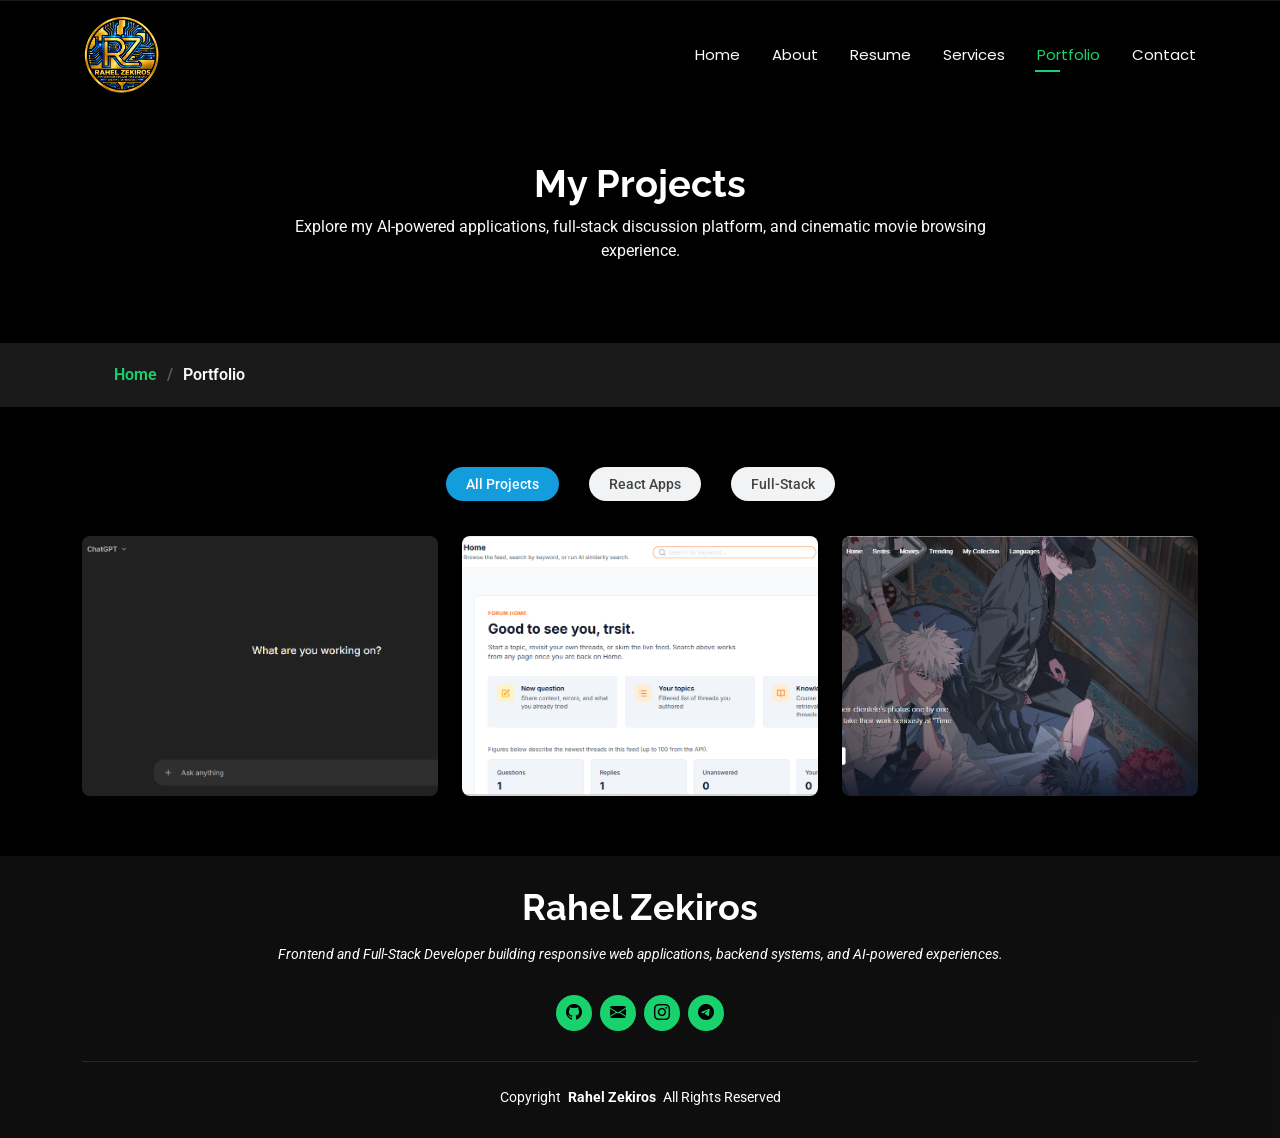
<file: Personal/portfolio.html>
<!DOCTYPE html>
<html lang="en">

<head>
  <meta charset="utf-8">
  <meta name="viewport" content="width=device-width, initial-scale=1.0">

  <title>Portfolio | Rahel Zekiros</title>

  <meta name="description"
    content="Explore Rahel Zekiros's portfolio featuring ChatGPT Clone, Evangadi Discussion Forum, and CineStream.">

  <meta name="keywords"
    content="Rahel Zekiros, Portfolio, React, JavaScript, Node.js, Full-Stack Developer">

  <link rel="icon" type="image/png" sizes="32x32" href="assets/img/logo.png">
  <link rel="apple-touch-icon" sizes="180x180" href="assets/img/logo.png">

  <link rel="preconnect" href="https://fonts.googleapis.com">
  <link rel="preconnect" href="https://fonts.gstatic.com" crossorigin>

  <link
    href="https://fonts.googleapis.com/css2?family=Roboto:wght@300;400;500;700&family=Poppins:wght@300;400;500;600;700&family=Raleway:wght@300;400;500;600;700&display=swap"
    rel="stylesheet">

  <link href="assets/vendor/bootstrap/css/bootstrap.min.css" rel="stylesheet">
  <link href="assets/vendor/bootstrap-icons/bootstrap-icons.css" rel="stylesheet">
  <link href="assets/vendor/aos/aos.css" rel="stylesheet">
  <link href="assets/vendor/glightbox/css/glightbox.min.css" rel="stylesheet">

  <link href="assets/css/main.css" rel="stylesheet">

  <style>
    /* Portfolio card */
    #portfolio .portfolio-content {
      position: relative;
      overflow: hidden;
      border-radius: 8px;
      background: #111;
      min-height: 260px;
    }

    #portfolio .portfolio-content > img {
      display: block;
      width: 100%;
      height: 260px;
      object-fit: cover;
      transition: transform 0.4s ease;
    }

    #portfolio .portfolio-content:hover > img {
      transform: scale(1.05);
    }

    /* Hover overlay */
    #portfolio .portfolio-info {
      position: absolute;
      inset: 0;
      z-index: 2;
      display: flex;
      flex-direction: column;
      align-items: center;
      justify-content: center;
      padding: 18px;
      text-align: center;
      background: rgba(0, 0, 0, 0.82);
      opacity: 0;
      visibility: hidden;
      transition: opacity 0.3s ease, visibility 0.3s ease;
    }

    #portfolio .portfolio-content:hover .portfolio-info,
    #portfolio .portfolio-content:focus-within .portfolio-info {
      opacity: 1;
      visibility: visible;
    }

    #portfolio .portfolio-info h4 {
      color: #fff;
      font-size: 18px;
      margin-bottom: 8px;
    }

    #portfolio .portfolio-info p {
      color: #fff;
      font-size: 13px;
      line-height: 1.6;
      margin-bottom: 15px;
    }

    #portfolio .portfolio-actions {
      display: flex;
      justify-content: center;
      align-items: center;
      flex-wrap: wrap;
      gap: 10px;
    }

    #portfolio .portfolio-actions a {
      display: inline-flex;
      width: 38px;
      height: 38px;
      align-items: center;
      justify-content: center;
      border: 1px solid rgba(255, 255, 255, 0.8);
      border-radius: 50%;
      color: #fff;
      text-decoration: none;
      transition: all 0.2s ease;
    }

    #portfolio .portfolio-actions a:hover {
      background: #149ddd;
      border-color: #149ddd;
      color: #fff;
    }

    #portfolio .portfolio-actions i {
      font-size: 17px;
    }

    /* Filter buttons */
    #portfolio .portfolio-filters {
      display: flex;
      justify-content: center;
      align-items: center;
      flex-wrap: wrap;
      gap: 10px;
      padding: 0;
      margin: 0 0 30px;
      list-style: none;
    }

    #portfolio .portfolio-filters li {
      cursor: pointer;
      padding: 10px 20px;
      border-radius: 25px;
      background: #f2f3f5;
      color: #444;
      font-size: 14px;
      font-weight: 500;
      transition: all 0.3s ease;
    }

    #portfolio .portfolio-filters li:hover,
    #portfolio .portfolio-filters li.filter-active {
      background: #149ddd;
      color: #fff;
    }

    /* Mobile: keep project descriptions visible */
    @media (hover: none) {
      #portfolio .portfolio-info {
        opacity: 1;
        visibility: visible;
        justify-content: flex-end;
        background: linear-gradient(
          to top,
          rgba(0, 0, 0, 0.94),
          rgba(0, 0, 0, 0.05)
        );
      }
    }
  </style>
</head>

<body class="portfolio-page">

  <!-- Header -->
  <header id="header"
    class="header d-flex align-items-center fixed-top">

    <div class="container-fluid container-xl position-relative d-flex align-items-center justify-content-between">

      <a href="index.html"
        class="logo d-flex align-items-center"
        style="width:80px;height:80px;min-width:80px;border-radius:50%;overflow:hidden;flex-shrink:0;">

        <img
          src="assets/img/logo.png"
          alt="Rahel Zekiros Logo"
          style="width:100%;height:100%;max-width:none;max-height:none;object-fit:contain;display:block;margin:0;">

      </a>

      <nav id="navmenu" class="navmenu">
        <ul>
          <li><a href="index.html">Home</a></li>
          <li><a href="about.html">About</a></li>
          <li><a href="resume.html">Resume</a></li>
          <li><a href="services.html">Services</a></li>
          <li><a href="portfolio.html" class="active">Portfolio</a></li>
          <li><a href="contact.html">Contact</a></li>
        </ul>

        <i class="mobile-nav-toggle d-xl-none bi bi-list"></i>
      </nav>

    </div>
  </header>

  <main class="main">

    <!-- Page Title -->
    <div class="page-title" data-aos="fade">
      <div class="heading">
        <div class="container">
          <div class="row justify-content-center text-center">
            <div class="col-lg-8">

              <h1>My Projects</h1>

              <p class="mb-0">
                Explore my AI-powered applications, full-stack discussion
                platform, and cinematic movie browsing experience.
              </p>

            </div>
          </div>
        </div>
      </div>

      <nav class="breadcrumbs">
        <div class="container">
          <ol>
            <li><a href="index.html">Home</a></li>
            <li class="current">Portfolio</li>
          </ol>
        </div>
      </nav>
    </div>

    <!-- Portfolio Section -->
    <section id="portfolio" class="portfolio section">

      <div class="container">

        <!-- Filter buttons -->
        <ul class="portfolio-filters" data-aos="fade-up">

          <li data-filter="all" class="filter-active">
            All Projects
          </li>

          <li data-filter="react">
            React Apps
          </li>

          <li data-filter="fullstack">
            Full-Stack
          </li>

        </ul>

        <!-- Project cards -->
        <div class="row gy-4" id="project-container">

          <!-- Project 1: ChatGPT Clone -->
          <div class="col-lg-4 col-md-6 project-card"
            data-category="react fullstack">

            <div class="portfolio-content h-100">

              <img
                src="assets/img/portfolio/chat-area.png"
                class="img-fluid"
                alt="ChatGPT Clone application screenshot"
                loading="lazy">

              <div class="portfolio-info">

                <h4>ChatGPT Clone</h4>

                <p>
                  An AI-powered chat application with conversational
                  responses and saved chat history.
                </p>

                <div class="portfolio-actions">

                  <a
                    href="assets/img/portfolio/chat-area.png"
                    class="glightbox"
                    data-gallery="portfolio-gallery"
                    title="ChatGPT Clone Screenshot"
                    aria-label="Preview ChatGPT screenshot">
                    <i class="bi bi-zoom-in"></i>
                  </a>

                  <a
                    href="https://github.com/Rahel-zekiros/conversational-ai"
                    target="_blank"
                    rel="noopener noreferrer"
                    title="GitHub Repository"
                    aria-label="ChatGPT Clone GitHub">
                    <i class="bi bi-github"></i>
                  </a>

                  <a
                    href="https://smart-chat-app-2026.vercel.app/"
                    target="_blank"
                    rel="noopener noreferrer"
                    title="Live Demo"
                    aria-label="Open ChatGPT Clone live demo">
                    <i class="bi bi-box-arrow-up-right"></i>
                  </a>

                  <a
                    href="portfolio-details.html?project=chatgpt"
                    title="Project Details"
                    aria-label="ChatGPT Clone details">
                    <i class="bi bi-info-circle"></i>
                  </a>

                </div>
              </div>
            </div>
          </div>

          <!-- Project 2: Evangadi Forum -->
          <div class="col-lg-4 col-md-6 project-card"
            data-category="react fullstack">

            <div class="portfolio-content h-100">

              <img
                src="assets/img/portfolio/dashboard.png"
                class="img-fluid"
                alt="Evangadi Discussion Forum dashboard screenshot"
                loading="lazy">

              <div class="portfolio-info">

                <h4>Evangadi Discussion Forum</h4>

                <p>
                  A full-stack question-and-answer platform with
                  AI-powered features.
                </p>

                <div class="portfolio-actions">

                  <a
                    href="assets/img/portfolio/dashboard.png"
                    class="glightbox"
                    data-gallery="portfolio-gallery"
                    title="Evangadi Forum Screenshot"
                    aria-label="Preview forum screenshot">
                    <i class="bi bi-zoom-in"></i>
                  </a>

                  <a
                    href="https://github.com/Rahel-zekiros/evangadi-discussion-board"
                    target="_blank"
                    rel="noopener noreferrer"
                    title="GitHub Repository"
                    aria-label="Evangadi Forum GitHub">
                    <i class="bi bi-github"></i>
                  </a>

                  <a
                    href="https://evangadi-forum-hub.vercel.app/"
                    target="_blank"
                    rel="noopener noreferrer"
                    title="Live Demo"
                    aria-label="Open forum live demo">
                    <i class="bi bi-box-arrow-up-right"></i>
                  </a>

                  <a
                    href="portfolio-details.html?project=forum"
                    title="Project Details"
                    aria-label="Evangadi Forum details">
                    <i class="bi bi-info-circle"></i>
                  </a>

                </div>
              </div>
            </div>
          </div>

          <!-- Project 3: CineStream (React frontend) -->
          <div class="col-lg-4 col-md-6 project-card"
            data-category="react">

            <div class="portfolio-content h-100">

              <img
                src="assets/img/portfolio/netflix-clone.png"
                class="img-fluid"
                alt="CineStream movie browsing application screenshot"
                loading="lazy">

              <div class="portfolio-info">

                <h4>CineStream</h4>

                <p>
                  A cinematic movie browsing interface inspired by
                  modern streaming platforms.
                </p>

                <div class="portfolio-actions">

                  <a
                    href="assets/img/portfolio/netflix-clone.png"
                    class="glightbox"
                    data-gallery="portfolio-gallery"
                    title="CineStream Screenshot"
                    aria-label="Preview CineStream screenshot">
                    <i class="bi bi-zoom-in"></i>
                  </a>

                  <a
                    href="https://github.com/Rahel-zekiros/cine-stream-hub"
                    target="_blank"
                    rel="noopener noreferrer"
                    title="GitHub Repository"
                    aria-label="CineStream GitHub">
                    <i class="bi bi-github"></i>
                  </a>

                  <a
                    href="https://cine-stream-hub.vercel.app/"
                    target="_blank"
                    rel="noopener noreferrer"
                    title="Live Demo"
                    aria-label="Open CineStream live demo">
                    <i class="bi bi-box-arrow-up-right"></i>
                  </a>

                  <a
                    href="portfolio-details.html?project=cinestream"
                    title="Project Details"
                    aria-label="CineStream details">
                    <i class="bi bi-info-circle"></i>
                  </a>

                </div>
              </div>
            </div>
          </div>

        </div>
      </div>
    </section>

  </main>

  <!-- Footer -->
  <footer id="footer" class="footer dark-background">

    <div class="container">

      <h3 class="sitename">Rahel Zekiros</h3>

      <p>
        Frontend and Full-Stack Developer building responsive web
        applications, backend systems, and AI-powered experiences.
      </p>

      <div class="social-links d-flex justify-content-center">

        <a href="https://github.com/Rahel-zekiros"
          target="_blank"
          rel="noopener noreferrer"
          aria-label="GitHub">
          <i class="bi bi-github"></i>
        </a>

        <a href="https://mail.google.com/mail/?view=cm&amp;fs=1&amp;to=raki52360@gmail.com"
          target="_blank"
          rel="noopener noreferrer"
          aria-label="Email">
          <i class="bi bi-envelope-fill"></i>
        </a>

        <a href="https://www.instagram.com/rahel_zekiros/"
          target="_blank"
          rel="noopener noreferrer"
          aria-label="Instagram">
          <i class="bi bi-instagram"></i>
        </a>

        <a href="https://t.me/yehenonteketay"
          target="_blank"
          rel="noopener noreferrer"
          aria-label="Telegram">
          <i class="bi bi-telegram"></i>
        </a>

      </div>

      <div class="copyright">
        <span>Copyright</span>
        <strong class="px-1 sitename">Rahel Zekiros</strong>
        <span>All Rights Reserved</span>
      </div>

    </div>
  </footer>

  <!-- Scroll to top -->
  <a href="#"
    id="scroll-top"
    class="scroll-top d-flex align-items-center justify-content-center"
    aria-label="Scroll to top">
    <i class="bi bi-arrow-up-short"></i>
  </a>

  <div id="preloader"></div>

  <!-- Vendor JavaScript -->
  <script src="assets/vendor/bootstrap/js/bootstrap.bundle.min.js"></script>
  <script src="assets/vendor/aos/aos.js"></script>
  <script src="assets/vendor/imagesloaded/imagesloaded.pkgd.min.js"></script>
  <script src="assets/vendor/glightbox/js/glightbox.min.js"></script>
  <script src="assets/js/main.js"></script>

  <!-- Working project filters -->
  <script>
    document.addEventListener("DOMContentLoaded", function () {
      const filters = document.querySelectorAll("#portfolio .portfolio-filters li");
      const projects = document.querySelectorAll("#project-container .project-card");

      filters.forEach(function (filter) {
        filter.addEventListener("click", function () {
          const selectedFilter = filter.dataset.filter;

          // Update the active filter button
          filters.forEach(function (item) {
            item.classList.remove("filter-active");
          });

          filter.classList.add("filter-active");

          // Show or hide projects based on the selected category
          projects.forEach(function (project) {
            const categories = project.dataset.category.split(" ");

            const shouldShow =
              selectedFilter === "all" ||
              categories.includes(selectedFilter);

            project.style.display = shouldShow ? "" : "none";
          });
        });
      });
    });
  </script>

</body>
</html>
</file>
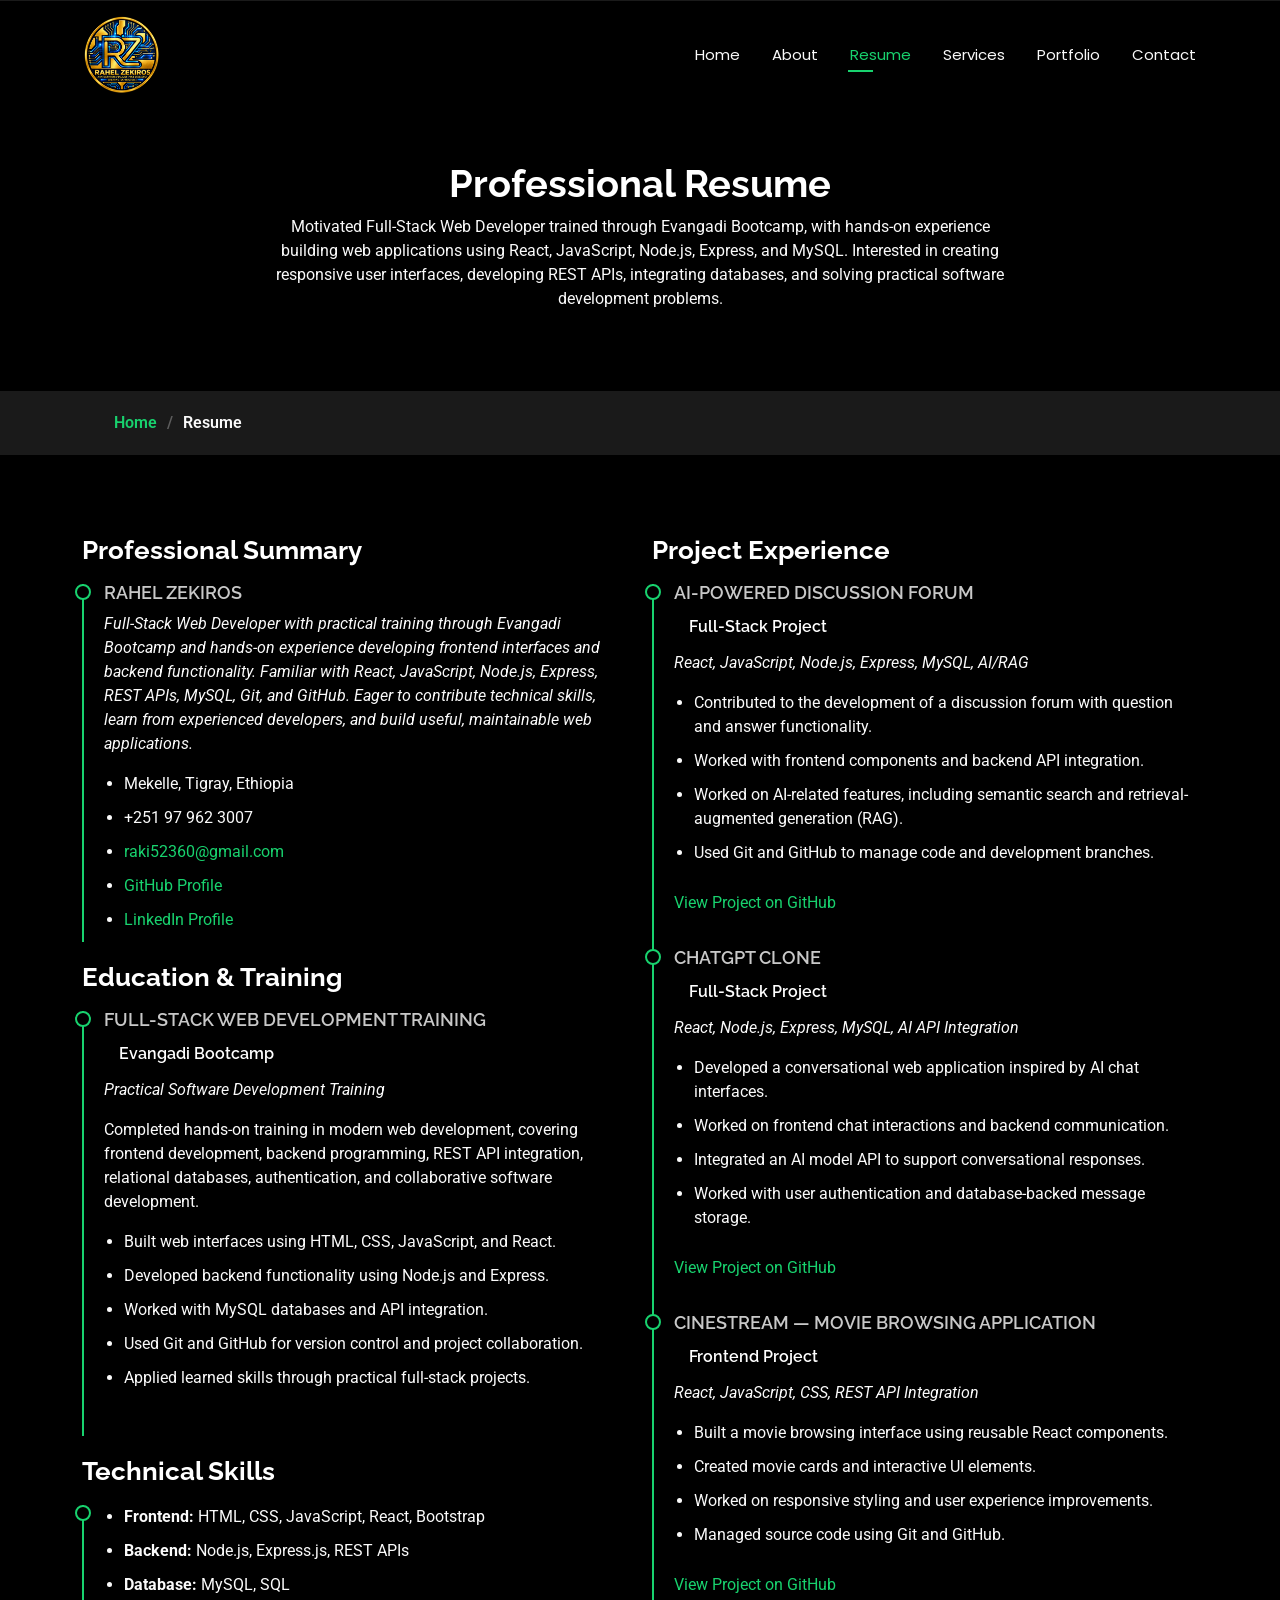
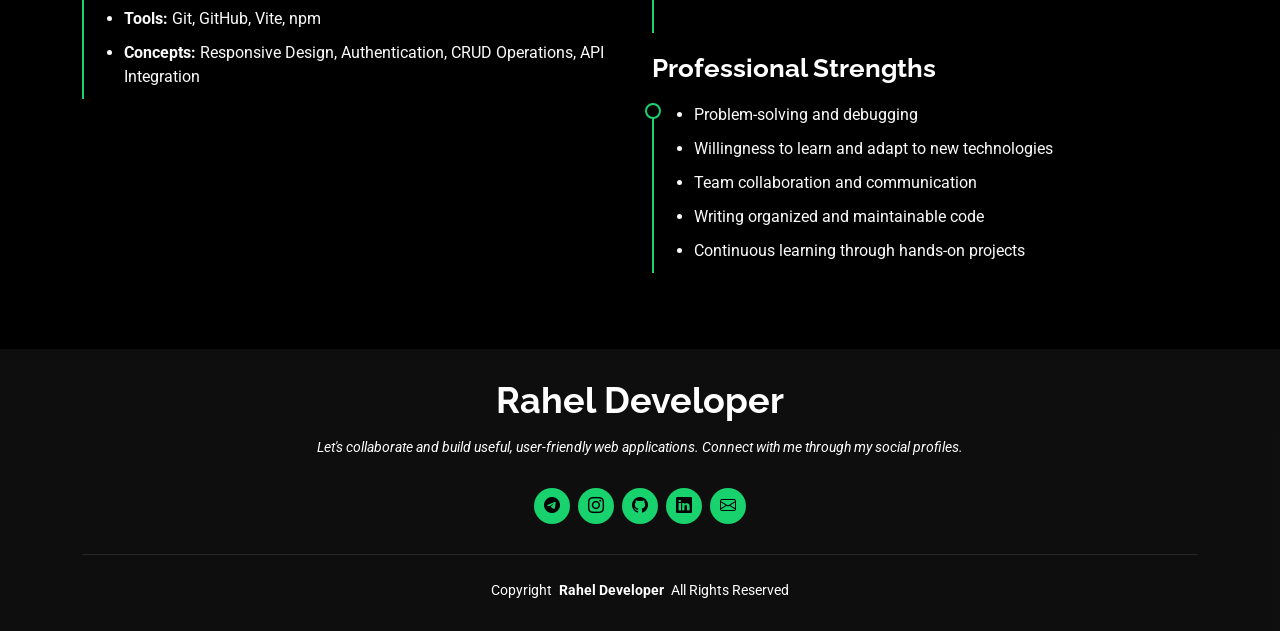
<file: Personal/resume.html>
<!DOCTYPE html>
<html lang="en">

<head>
  <meta charset="utf-8">
  <meta content="width=device-width, initial-scale=1.0" name="viewport">

  <title>Resume - Rahel Zekiros</title>

  <meta name="description" content="Resume of Rahel Zekiros, Full-Stack Web Developer trained through Evangadi Bootcamp.">
  <meta name="keywords" content="Rahel Zekiros, Full-Stack Developer, React, JavaScript, Node.js, Express, MySQL">

  <!-- Favicons -->
 
<!-- Favicons -->
<link rel="icon" type="image/png" sizes="32x32" href="assets/img/logo.png">
<link rel="icon" type="image/png" sizes="192x192" href="assets/img/logo.png">
<link rel="apple-touch-icon" sizes="180x180" href="assets/img/logo.png">


  <!-- Google Fonts -->
  <link rel="preconnect" href="https://fonts.googleapis.com">
  <link rel="preconnect" href="https://fonts.gstatic.com" crossorigin>
  <link href="https://fonts.googleapis.com/css2?family=Roboto:wght@300;400;500;700&family=Poppins:wght@300;400;500;600;700&family=Raleway:wght@300;400;500;600;700&display=swap" rel="stylesheet">

  <!-- Vendor CSS Files -->
  <link href="assets/vendor/bootstrap/css/bootstrap.min.css" rel="stylesheet">
  <link href="assets/vendor/bootstrap-icons/bootstrap-icons.css" rel="stylesheet">
  <link href="assets/vendor/aos/aos.css" rel="stylesheet">
  <link href="assets/vendor/swiper/swiper-bundle.min.css" rel="stylesheet">
  <link href="assets/vendor/glightbox/css/glightbox.min.css" rel="stylesheet">

  <!-- Main CSS File -->
  <link href="assets/css/main.css" rel="stylesheet">
</head>

<body class="resume-page">

  <!-- Header -->
  <header id="header" class="header d-flex align-items-center fixed-top">
    <div class="container-fluid container-xl position-relative d-flex align-items-center justify-content-between">

      <a href="index.html" 
   class="logo d-flex align-items-center" 
   style="width: 80px; height: 80px; min-width: 80px; border-radius: 50%; overflow: hidden; display: flex; align-items: center; justify-content: center; flex-shrink: 0; margin-left: 0; margin-right: auto; margin-top: 0; position: relative; left: 0;">

  <img src="assets/img/logo.png" 
       alt="Rahel Zekiros Logo" 
       style="width: 100%; height: 100%; max-width: none; max-height: none; object-fit: contain; display: block; margin: 0;">

</a>

      <nav id="navmenu" class="navmenu">
        <ul>
          <li><a href="index.html">Home</a></li>
          <li><a href="about.html">About</a></li>
          <li><a href="resume.html" class="active">Resume</a></li>
          <li><a href="services.html">Services</a></li>
          <li><a href="portfolio.html">Portfolio</a></li>
          <li><a href="contact.html">Contact</a></li>

        </ul>
        <i class="mobile-nav-toggle d-xl-none bi bi-list"></i>
      </nav>

    </div>
  </header>

  <main class="main">

    <!-- Page Title -->
    <div class="page-title" data-aos="fade">
      <div class="heading">
        <div class="container">
          <div class="row d-flex justify-content-center text-center">
            <div class="col-lg-8">
              <h1>Professional Resume</h1>
              <p class="mb-0">
                Motivated Full-Stack Web Developer trained through Evangadi Bootcamp,
                with hands-on experience building web applications using React,
                JavaScript, Node.js, Express, and MySQL. Interested in creating
                responsive user interfaces, developing REST APIs, integrating
                databases, and solving practical software development problems.
              </p>
            </div>
          </div>
        </div>
      </div>

      <nav class="breadcrumbs">
        <div class="container">
          <ol>
            <li><a href="index.html">Home</a></li>
            <li class="current">Resume</li>
          </ol>
        </div>
      </nav>
    </div>
    <!-- End Page Title -->

    <!-- Resume Section -->
    <section id="resume" class="resume section">
      <div class="container">
        <div class="row">

          <!-- Left Column -->
          <div class="col-lg-6" data-aos="fade-up" data-aos-delay="100">

            <h3 class="resume-title">Professional Summary</h3>

            <div class="resume-item pb-0">
              <h4>Rahel Zekiros</h4>

              <p>
                <em>
                  Full-Stack Web Developer with practical training through
                  Evangadi Bootcamp and hands-on experience developing
                  frontend interfaces and backend functionality. Familiar
                  with React, JavaScript, Node.js, Express, REST APIs,
                  MySQL, Git, and GitHub. Eager to contribute technical
                  skills, learn from experienced developers, and build
                  useful, maintainable web applications.
                </em>
              </p>

              <ul>
                <li>Mekelle, Tigray, Ethiopia</li>
                <li>+251 97 962 3007</li>
                <li>
                  <a href="mailto:raki52360@gmail.com">
                    raki52360@gmail.com
                  </a>
                </li>
                <li>
                  <a href="https://github.com/Rahel-zekiros" target="_blank" rel="noopener noreferrer">
                    GitHub Profile
                  </a>
                </li>
                <li>
                  <a href="https://www.linkedin.com/in/rahel-zekiros-7455a0444" target="_blank" rel="noopener noreferrer">
                    LinkedIn Profile
                  </a>
                </li>
              </ul>
            </div>

            <h3 class="resume-title">Education & Training</h3>

            <div class="resume-item">
              <h4>Full-Stack Web Development Training</h4>
              <h5>Evangadi Bootcamp</h5>

              <p>
                <em>Practical Software Development Training</em>
              </p>

              <p>
                Completed hands-on training in modern web development,
                covering frontend development, backend programming,
                REST API integration, relational databases, authentication,
                and collaborative software development.
              </p>

              <ul>
                <li>Built web interfaces using HTML, CSS, JavaScript, and React.</li>
                <li>Developed backend functionality using Node.js and Express.</li>
                <li>Worked with MySQL databases and API integration.</li>
                <li>Used Git and GitHub for version control and project collaboration.</li>
                <li>Applied learned skills through practical full-stack projects.</li>
              </ul>
            </div>

            <h3 class="resume-title">Technical Skills</h3>

            <div class="resume-item">
              <ul>
                <li><strong>Frontend:</strong> HTML, CSS, JavaScript, React, Bootstrap</li>
                <li><strong>Backend:</strong> Node.js, Express.js, REST APIs</li>
                <li><strong>Database:</strong> MySQL, SQL</li>
                <li><strong>Tools:</strong> Git, GitHub, Vite, npm</li>
                <li><strong>Concepts:</strong> Responsive Design, Authentication, CRUD Operations, API Integration</li>
              </ul>
            </div>

          </div>

          <!-- Right Column -->
          <div class="col-lg-6" data-aos="fade-up" data-aos-delay="200">

            <h3 class="resume-title">Project Experience</h3>

            <!-- Project 1 -->
            <div class="resume-item">
              <h4>AI-Powered Discussion Forum</h4>
              <h5>Full-Stack Project</h5>

              <p>
                <em>React, JavaScript, Node.js, Express, MySQL, AI/RAG</em>
              </p>

              <ul>
                <li>Contributed to the development of a discussion forum with question and answer functionality.</li>
                <li>Worked with frontend components and backend API integration.</li>
                <li>Worked on AI-related features, including semantic search and retrieval-augmented generation (RAG).</li>
                <li>Used Git and GitHub to manage code and development branches.</li>
              </ul>

              <p>
                <a href="https://github.com/Rahel-zekiros/evangadi-discussion-forum" target="_blank" rel="noopener noreferrer">
                  View Project on GitHub
                </a>
              </p>
            </div>

            <!-- Project 2 -->
            <div class="resume-item">
              <h4>ChatGPT Clone</h4>
              <h5>Full-Stack Project</h5>

              <p>
                <em>React, Node.js, Express, MySQL, AI API Integration</em>
              </p>

              <ul>
                <li>Developed a conversational web application inspired by AI chat interfaces.</li>
                <li>Worked on frontend chat interactions and backend communication.</li>
                <li>Integrated an AI model API to support conversational responses.</li>
                <li>Worked with user authentication and database-backed message storage.</li>
              </ul>

              <p>
                <a href="https://github.com/Rahel-zekiros/Chat-gpt-clone" target="_blank" rel="noopener noreferrer">
                  View Project on GitHub
                </a>
              </p>
            </div>

            <!-- Project 3 -->
            <div class="resume-item">
              <h4>CineStream — Movie Browsing Application</h4>
              <h5>Frontend Project</h5>

              <p>
                <em>React, JavaScript, CSS, REST API Integration</em>
              </p>

              <ul>
                <li>Built a movie browsing interface using reusable React components.</li>
                <li>Created movie cards and interactive UI elements.</li>
                <li>Worked on responsive styling and user experience improvements.</li>
                <li>Managed source code using Git and GitHub.</li>
              </ul>

              <p>
                <a href="https://github.com/Rahel-zekiros/cine-stream-hub" target="_blank" rel="noopener noreferrer">
                  View Project on GitHub
                </a>
              </p>
            </div>

            <h3 class="resume-title">Professional Strengths</h3>

            <div class="resume-item">
              <ul>
                <li>Problem-solving and debugging</li>
                <li>Willingness to learn and adapt to new technologies</li>
                <li>Team collaboration and communication</li>
                <li>Writing organized and maintainable code</li>
                <li>Continuous learning through hands-on projects</li>
              </ul>
            </div>

          </div>
        </div>
      </div>
    </section>
    <!-- End Resume Section -->

  </main>

  <!-- Footer -->
  <footer id="footer" class="footer dark-background">
    <div class="container">
      <h3 class="sitename">Rahel Developer</h3>

      <p>
        Let's collaborate and build useful, user-friendly web applications.
        Connect with me through my social profiles.
      </p>

      <div class="social-links d-flex justify-content-center">

        <a href="https://t.me/yehenonteketay" target="_blank" rel="noopener noreferrer" title="Telegram">
          <i class="bi bi-telegram"></i>
        </a>

        <a href="https://www.instagram.com/rahel_zekiros/" target="_blank" rel="noopener noreferrer" title="Instagram">
          <i class="bi bi-instagram"></i>
        </a>

        <a href="https://github.com/Rahel-zekiros" target="_blank" rel="noopener noreferrer" title="GitHub">
          <i class="bi bi-github"></i>
        </a>

        <a href="https://www.linkedin.com/in/rahel-zekiros-7455a0444" target="_blank" rel="noopener noreferrer" title="LinkedIn">
          <i class="bi bi-linkedin"></i>
        </a>

        <a href="mailto:raki52360@gmail.com" title="Email">
          <i class="bi bi-envelope"></i>
        </a>

      </div>

      <div class="copyright">
        <span>Copyright</span>
        <strong class="px-1 sitename">Rahel Developer</strong>
        <span>All Rights Reserved</span>
      </div>
    </div>
  </footer>

  <!-- Scroll Top -->
  <a href="#" id="scroll-top" class="scroll-top d-flex align-items-center justify-content-center">
    <i class="bi bi-arrow-up-short"></i>
  </a>

  <!-- Preloader -->
  <div id="preloader"></div>

  <!-- Vendor JS Files -->
  <script src="assets/vendor/bootstrap/js/bootstrap.bundle.min.js"></script>
  <script src="assets/vendor/aos/aos.js"></script>
  <script src="assets/vendor/glightbox/js/glightbox.min.js"></script>
  <script src="assets/vendor/purecounter/purecounter_vanilla.js"></script>
  <script src="assets/vendor/imagesloaded/imagesloaded.pkgd.min.js"></script>
  <script src="assets/vendor/isotope-layout/isotope.pkgd.min.js"></script>
  <script src="assets/vendor/swiper/swiper-bundle.min.js"></script>
  <script src="assets/vendor/typed.js/typed.umd.js"></script>
  <script src="assets/vendor/waypoints/noframework.waypoints.js"></script>
  <script src="assets/js/main.js"></script>

</body>
</html>
</file>
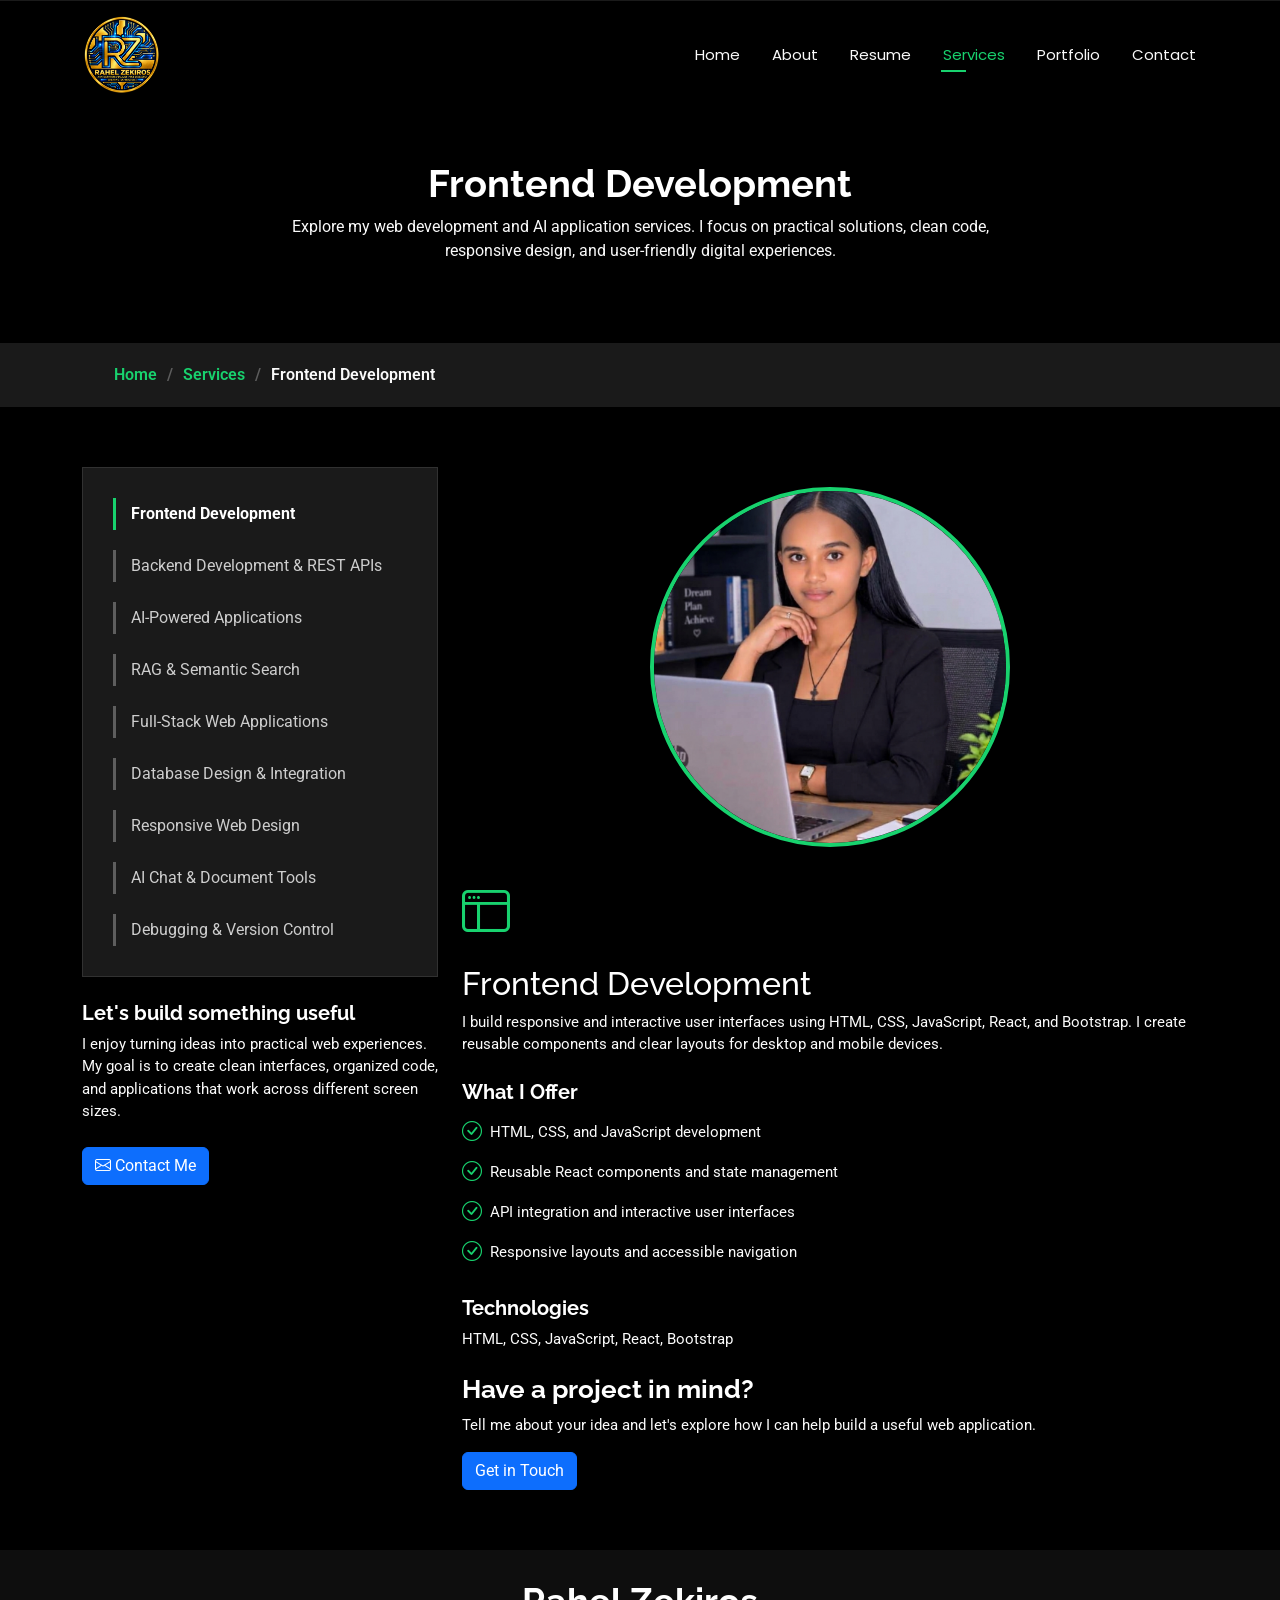
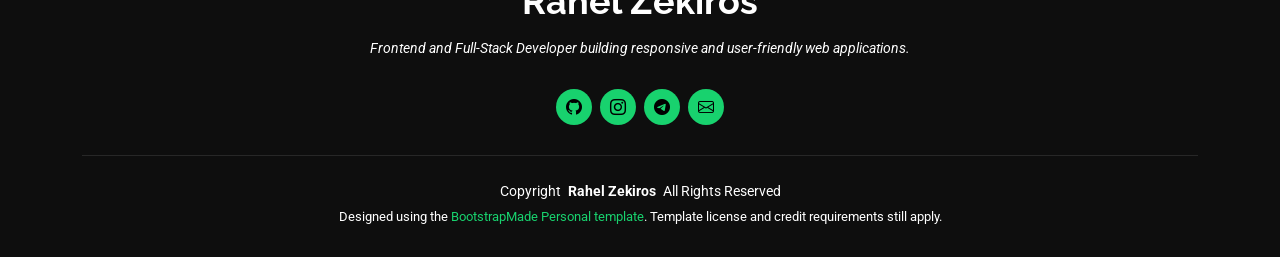
<file: Personal/service-details.html>
<!DOCTYPE html>
<html lang="en">

<head>
  <meta charset="utf-8">
  <meta name="viewport" content="width=device-width, initial-scale=1.0">

  <title>Service Details | Rahel Zekiros</title>
  <meta name="description" content="Explore web development, full-stack, AI application, database, and semantic search services by Rahel Zekiros.">

  <!-- Favicons -->
  <link rel="icon" type="image/png" sizes="32x32" href="assets/img/logo.png">
  <link rel="icon" type="image/png" sizes="192x192" href="assets/img/logo.png">
  <link rel="apple-touch-icon" sizes="180x180" href="assets/img/logo.png">

  <!-- Google Fonts -->
  <link rel="preconnect" href="https://fonts.googleapis.com">
  <link rel="preconnect" href="https://fonts.gstatic.com" crossorigin>
  <link href="https://fonts.googleapis.com/css2?family=Roboto:wght@300;400;500;700&family=Poppins:wght@300;400;500;600;700&family=Raleway:wght@300;400;500;600;700&display=swap" rel="stylesheet">

  <!-- Vendor CSS -->
  <link href="assets/vendor/bootstrap/css/bootstrap.min.css" rel="stylesheet">
  <link href="assets/vendor/bootstrap-icons/bootstrap-icons.css" rel="stylesheet">
  <link href="assets/vendor/aos/aos.css" rel="stylesheet">
  <link href="assets/vendor/swiper/swiper-bundle.min.css" rel="stylesheet">
  <link href="assets/vendor/glightbox/css/glightbox.min.css" rel="stylesheet">

  <!-- Main CSS -->
  <link href="assets/css/main.css" rel="stylesheet">
</head>

<body class="service-details-page">

  <!-- Header -->
  <header id="header" class="header d-flex align-items-center fixed-top">
    <div class="container-fluid container-xl position-relative d-flex align-items-center justify-content-between">

      <a href="index.html" class="logo d-flex align-items-center"
         style="width:80px;height:80px;min-width:80px;border-radius:50%;overflow:hidden;flex-shrink:0;">
            
  <img src="assets/img/logo.png" 
       alt="Rahel Zekiros Logo" 
       style="width: 100%; height: 100%; max-width: none; max-height: none; object-fit: contain; display: block; margin: 0;">

</a>

      <nav id="navmenu" class="navmenu">
        <ul>
          <li><a href="index.html">Home</a></li>
          <li><a href="about.html">About</a></li>
          <li><a href="resume.html">Resume</a></li>
          <li><a href="services.html" class="active">Services</a></li>
          <li><a href="portfolio.html">Portfolio</a></li>
          <li><a href="contact.html">Contact</a></li>
        </ul>
        <i class="mobile-nav-toggle d-xl-none bi bi-list"></i>
      </nav>

    </div>
  </header>

  <main class="main">

    <!-- Page Title -->
    <div class="page-title" data-aos="fade">
      <div class="heading">
        <div class="container">
          <div class="row justify-content-center text-center">
            <div class="col-lg-8">
              <h1 id="page-title">Service Details</h1>
              <p class="mb-0">
                Explore my web development and AI application services.
                I focus on practical solutions, clean code, responsive design,
                and user-friendly digital experiences.
              </p>
            </div>
          </div>
        </div>
      </div>

      <nav class="breadcrumbs">
        <div class="container">
          <ol>
            <li><a href="index.html">Home</a></li>
            <li><a href="services.html">Services</a></li>
            <li class="current" id="breadcrumb-title">Service Details</li>
          </ol>
        </div>
      </nav>
    </div>

    <!-- Service Details -->
    <section id="service-details" class="service-details section">
      <div class="container">
        <div class="row gy-4">

          <!-- Service Navigation -->
          <div class="col-lg-4" data-aos="fade-up" data-aos-delay="100">

            <div class="services-list">
              <a href="service-details.html?service=frontend" data-service="frontend">Frontend Development</a>
              <a href="service-details.html?service=backend" data-service="backend">Backend Development &amp; REST APIs</a>
              <a href="service-details.html?service=ai" data-service="ai">AI-Powered Applications</a>
              <a href="service-details.html?service=rag" data-service="rag">RAG &amp; Semantic Search</a>
              <a href="service-details.html?service=fullstack" data-service="fullstack">Full-Stack Web Applications</a>
              <a href="service-details.html?service=database" data-service="database">Database Design &amp; Integration</a>
              <a href="service-details.html?service=web-design" data-service="web-design">Responsive Web Design</a>
              <a href="service-details.html?service=ai-chat" data-service="ai-chat">AI Chat &amp; Document Tools</a>
              <a href="service-details.html?service=maintenance" data-service="maintenance">Debugging &amp; Version Control</a>
            </div>

            <h4 class="mt-4">Let's build something useful</h4>
            <p>
              I enjoy turning ideas into practical web experiences.
              My goal is to create clean interfaces, organized code,
              and applications that work across different screen sizes.
            </p>

            <a href="contact.html" class="btn btn-primary mt-2">
              <i class="bi bi-envelope"></i> Contact Me
            </a>

          </div>

          <!-- Main Content -->
          <div class="col-lg-8" data-aos="fade-up" data-aos-delay="200">

           <div class="service-image-wrapper">
  <img
    src="assets/img/services/service.png"
    alt="Web development workspace"
    class="services-img"
  >
</div>
            <div class="mb-4">
              <i id="service-icon" class="bi bi-code-slash"
                 style="font-size:48px;color:var(--accent-color);"></i>
              <h2 id="service-heading" class="mt-3">Frontend Development</h2>
              <p id="service-description">
                I build responsive and interactive user interfaces using
                HTML, CSS, JavaScript, React, and Bootstrap.
              </p>
            </div>

            <h4>What I Offer</h4>
            <ul id="service-features">
              <li>Responsive and interactive interfaces</li>
              <li>Reusable components</li>
              <li>Clean and maintainable code</li>
            </ul>

            <h4 class="mt-4">Technologies</h4>
            <p id="service-technologies">HTML, CSS, JavaScript, React, Bootstrap</p>

            <div class="mt-4">
              <h3>Have a project in mind?</h3>
              <p>
                Tell me about your idea and let's explore how I can help
                build a useful web application.
              </p>
              <a href="contact.html" class="btn btn-primary">
                Get in Touch
              </a>
            </div>

          </div>
        </div>
      </div>
    </section>

  </main>

  <!-- Footer -->
  <footer id="footer" class="footer dark-background">
    <div class="container">
      <h3 class="sitename">Rahel Zekiros</h3>
      <p>Frontend and Full-Stack Developer building responsive and user-friendly web applications.</p>

      <div class="social-links d-flex justify-content-center">
        <a href="https://github.com/Rahel-zekiros" target="_blank" rel="noopener noreferrer" aria-label="GitHub">
          <i class="bi bi-github"></i>
        </a>
        <a href="https://www.instagram.com/rahel_zekiros/" target="_blank" rel="noopener noreferrer" aria-label="Instagram">
          <i class="bi bi-instagram"></i>
        </a>
        <a href="https://t.me/yehenonteketay" target="_blank" rel="noopener noreferrer" aria-label="Telegram">
          <i class="bi bi-telegram"></i>
        </a>
        <a href="contact.html" aria-label="Contact">
          <i class="bi bi-envelope"></i>
        </a>
      </div>

      <div class="copyright">
        <span>Copyright</span>
        <strong class="px-1 sitename">Rahel Zekiros</strong>
        <span>All Rights Reserved</span>
      </div>

      <div class="credits">
        Designed using the
        <a href="https://bootstrapmade.com/" target="_blank" rel="noopener noreferrer">BootstrapMade Personal template</a>.
        Template license and credit requirements still apply.
      </div>
    </div>
  </footer>

  <!-- Scroll Top -->
  <a href="#" id="scroll-top" class="scroll-top d-flex align-items-center justify-content-center">
    <i class="bi bi-arrow-up-short"></i>
  </a>

  <div id="preloader"></div>

  <!-- Vendor JS -->
  <script src="assets/vendor/bootstrap/js/bootstrap.bundle.min.js"></script>
  <script src="assets/vendor/aos/aos.js"></script>
  <script src="assets/vendor/typed.js/typed.umd.js"></script>
  <script src="assets/vendor/purecounter/purecounter_vanilla.js"></script>
  <script src="assets/vendor/waypoints/noframework.waypoints.js"></script>
  <script src="assets/vendor/swiper/swiper-bundle.min.js"></script>
  <script src="assets/vendor/glightbox/js/glightbox.min.js"></script>
  <script src="assets/vendor/imagesloaded/imagesloaded.pkgd.min.js"></script>
  <script src="assets/vendor/isotope-layout/isotope.pkgd.min.js"></script>
  <script src="assets/js/main.js"></script>

  <!-- Dynamic Service Details -->
  <script>
    const services = {
      frontend: {
        title: "Frontend Development",
        icon: "bi-window-sidebar",
        description: "I build responsive and interactive user interfaces using HTML, CSS, JavaScript, React, and Bootstrap. I create reusable components and clear layouts for desktop and mobile devices.",
        features: [
          "HTML, CSS, and JavaScript development",
          "Reusable React components and state management",
          "API integration and interactive user interfaces",
          "Responsive layouts and accessible navigation"
        ],
        technologies: "HTML, CSS, JavaScript, React, Bootstrap"
      },

      backend: {
        title: "Backend Development & REST APIs",
        icon: "bi-server",
        description: "I develop server-side functionality with Node.js and Express, connecting frontend applications with backend services and databases.",
        features: [
          "REST API endpoints",
          "Request validation and middleware",
          "Authentication and authorization",
          "Error handling and database integration"
        ],
        technologies: "Node.js, Express.js, REST APIs, JavaScript, MySQL"
      },

      ai: {
        title: "AI-Powered Applications",
        icon: "bi-robot",
        description: "I integrate AI model APIs into web applications to support conversational assistants, generated responses, and useful AI-powered features.",
        features: [
          "AI API integration",
          "Conversational assistant interfaces",
          "AI-generated responses",
          "Frontend and backend integration"
        ],
        technologies: "JavaScript, React, Node.js, AI model APIs"
      },

      rag: {
        title: "RAG & Semantic Search",
        icon: "bi-search",
        description: "I build document and knowledge-base features that retrieve relevant information and use it to help answer user questions.",
        features: [
          "Document processing and text extraction",
          "Text embeddings and similarity search",
          "Knowledge-base retrieval",
          "Document-based question answering"
        ],
        technologies: "JavaScript, Node.js, embeddings, vector similarity, RAG"
      },

      fullstack: {
        title: "Full-Stack Web Applications",
        icon: "bi-layers",
        description: "I connect frontend interfaces to backend APIs and databases to create complete web application workflows.",
        features: [
          "React frontend development",
          "Node.js and Express backend services",
          "User authentication and protected routes",
          "Database integration and CRUD operations"
        ],
        technologies: "React, JavaScript, Node.js, Express.js, MySQL"
      },

      database: {
        title: "Database Design & Integration",
        icon: "bi-database",
        description: "I work with relational databases to organize application data and connect it to backend services.",
        features: [
          "Relational table design",
          "SQL queries and data relationships",
          "Create, read, update, and delete operations",
          "Database connection and error handling"
        ],
        technologies: "MySQL, SQL, Node.js, Express.js"
      },

      "web-design": {
        title: "Responsive Web Design",
        icon: "bi-phone",
        description: "I create clean, responsive layouts that adapt to desktop, tablet, and mobile screens while keeping content readable and navigation intuitive.",
        features: [
          "Mobile-friendly layouts",
          "Consistent spacing and styling",
          "Accessible navigation",
          "Responsive page structure"
        ],
        technologies: "HTML, CSS, Bootstrap, JavaScript"
      },

      "ai-chat": {
        title: "AI Chat & Document Tools",
        icon: "bi-chat-square-text",
        description: "I develop interactive chat interfaces and document-based tools that connect users with AI services and their own content.",
        features: [
          "Chat interfaces and conversation history",
          "Document reading and question answering",
          "AI-assisted information retrieval",
          "Loading and error states"
        ],
        technologies: "React, JavaScript, Node.js, AI APIs"
      },

      maintenance: {
        title: "Debugging & Version Control",
        icon: "bi-git",
        description: "I troubleshoot application issues, improve code organization, and use version control to track changes and collaborate on projects.",
        features: [
          "Debugging frontend and API issues",
          "Code readability improvements",
          "Git branching and commits",
          "GitHub repository workflows"
        ],
        technologies: "JavaScript, React, Git, GitHub, browser developer tools"
      }
    };

    const params = new URLSearchParams(window.location.search);
    const requestedService = params.get("service") || window.location.hash.slice(1) || "frontend";
    const service = services[requestedService] || services.frontend;

    document.title = service.title + " | Rahel Zekiros";
    document.getElementById("page-title").textContent = service.title;
    document.getElementById("breadcrumb-title").textContent = service.title;
    document.getElementById("service-heading").textContent = service.title;
    document.getElementById("service-description").textContent = service.description;
    document.getElementById("service-technologies").textContent = service.technologies;
    document.getElementById("service-icon").className = "bi " + service.icon;

    const featureList = document.getElementById("service-features");
    featureList.replaceChildren();

    service.features.forEach(function(feature) {
      const item = document.createElement("li");
      const icon = document.createElement("i");
      icon.className = "bi bi-check-circle";

      const text = document.createElement("span");
      text.textContent = feature;

      item.append(icon, document.createTextNode(" "), text);
      featureList.appendChild(item);
    });

    document.querySelectorAll(".services-list a").forEach(function(link) {
      if (link.dataset.service === requestedService) {
        link.classList.add("active");
      } else {
        link.classList.remove("active");
      }
    });
  </script>

</body>
</html>
</file>
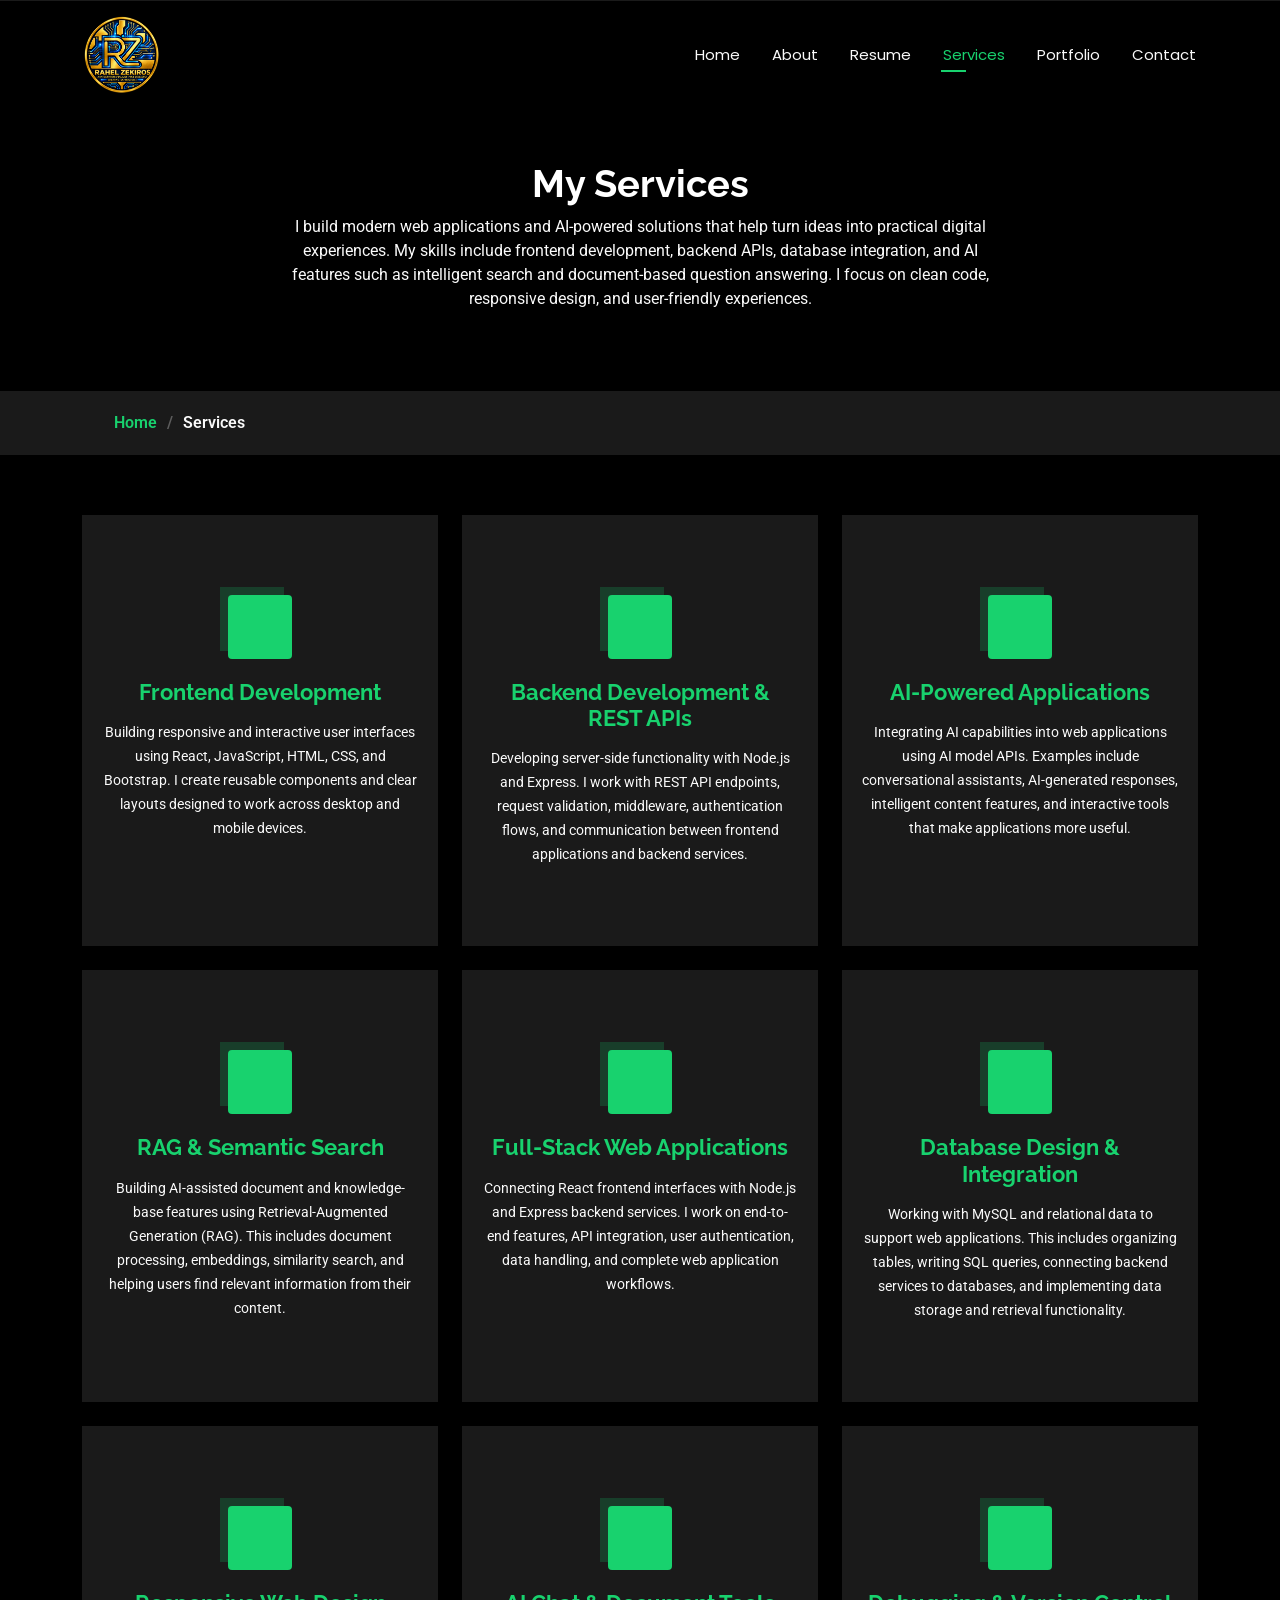
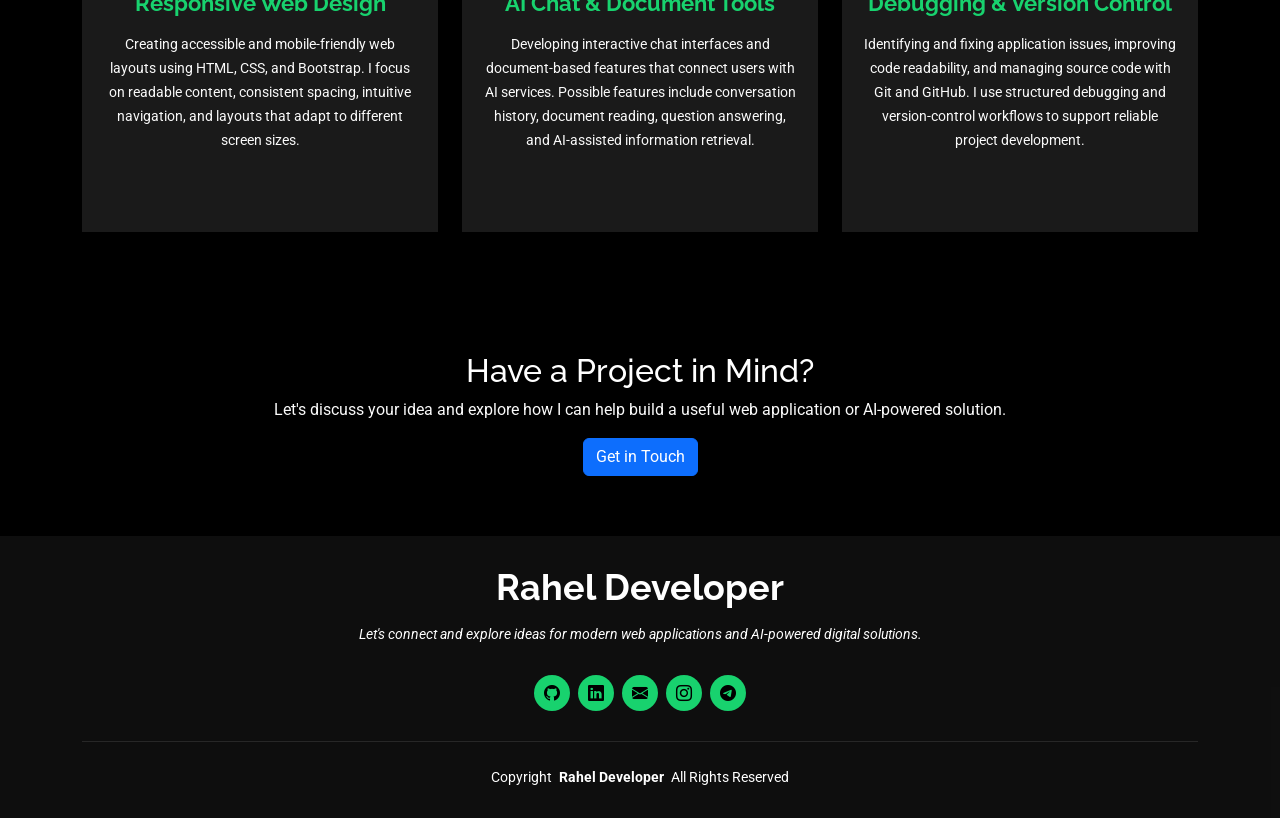
<file: Personal/services.html>
<!DOCTYPE html>
<html lang="en">

<head>
  <meta charset="utf-8">
  <meta content="width=device-width, initial-scale=1.0" name="viewport">

  <title>Services - Rahel Developer</title>

  <meta name="description" content="Web development and AI-powered application services by Rahel Zekiros, including React, Node.js, REST APIs, databases, and AI integration.">
  <meta name="keywords" content="Rahel Zekiros, Web Developer, AI-Powered Applications, React, Node.js, Express, MySQL, RAG, API Integration">

  <!-- Favicons -->
  <link rel="icon" type="image/png" sizes="32x32" href="assets/img/logo.png">
  <link rel="icon" type="image/png" sizes="192x192" href="assets/img/logo.png">
  <link rel="apple-touch-icon" sizes="180x180" href="assets/img/logo.png">

  <!-- Google Fonts -->
  <link rel="preconnect" href="https://fonts.googleapis.com">
  <link rel="preconnect" href="https://fonts.gstatic.com" crossorigin>
  <link href="https://fonts.googleapis.com/css2?family=Roboto:wght@300;400;500;700&family=Poppins:wght@300;400;500;600;700&family=Raleway:wght@300;400;500;600;700&display=swap" rel="stylesheet">

  <!-- Vendor CSS Files -->
  <link href="assets/vendor/bootstrap/css/bootstrap.min.css" rel="stylesheet">
  <link href="assets/vendor/bootstrap-icons/bootstrap-icons.css" rel="stylesheet">
  <link href="assets/vendor/aos/aos.css" rel="stylesheet">
  <link href="assets/vendor/swiper/swiper-bundle.min.css" rel="stylesheet">
  <link href="assets/vendor/glightbox/css/glightbox.min.css" rel="stylesheet">

  <!-- Main CSS File -->
  <link href="assets/css/main.css" rel="stylesheet">
</head>

<body class="services-page">

  <!-- Header -->
  <header id="header" class="header d-flex align-items-center fixed-top">
    <div class="container-fluid container-xl position-relative d-flex align-items-center justify-content-between">

      <a href="index.html"
         class="logo d-flex align-items-center"
         style="width: 80px; height: 80px; min-width: 80px; border-radius: 50%; overflow: hidden; display: flex; align-items: center; justify-content: center; flex-shrink: 0; margin-left: 0; margin-right: auto; margin-top: 0; position: relative; left: 0;">

        <img src="assets/img/logo.png"
             alt="Rahel Zekiros Logo"
             style="width: 100%; height: 100%; max-width: none; max-height: none; object-fit: contain; display: block; margin: 0;">
      </a>

      <nav id="navmenu" class="navmenu">
        <ul>
          <li><a href="index.html">Home</a></li>
          <li><a href="about.html">About</a></li>
          <li><a href="resume.html">Resume</a></li>
          <li><a href="services.html" class="active">Services</a></li>
          <li><a href="portfolio.html">Portfolio</a></li>
          <li><a href="contact.html">Contact</a></li>

        </ul>
        <i class="mobile-nav-toggle d-xl-none bi bi-list"></i>
      </nav>

    </div>
  </header>

  <main class="main">

    <!-- Page Title -->
    <div class="page-title" data-aos="fade">
      <div class="heading">
        <div class="container">
          <div class="row d-flex justify-content-center text-center">
            <div class="col-lg-8">
              <h1>My Services</h1>
              <p class="mb-0">
                I build modern web applications and AI-powered solutions
                that help turn ideas into practical digital experiences.
                My skills include frontend development, backend APIs,
                database integration, and AI features such as intelligent
                search and document-based question answering. I focus on
                clean code, responsive design, and user-friendly experiences.
              </p>
            </div>
          </div>
        </div>
      </div>

      <nav class="breadcrumbs">
        <div class="container">
          <ol>
            <li><a href="index.html">Home</a></li>
            <li class="current">Services</li>
          </ol>
        </div>
      </nav>
    </div>
    <!-- End Page Title -->

    <!-- Services Section -->
    <section id="services" class="services section">
      <div class="container">
        <div class="row gy-4">

          <!-- Service 1: Frontend Development -->
          <div class="col-lg-4 col-md-6" data-aos="fade-up" data-aos-delay="100">
            <div class="service-item position-relative">
              <div class="icon">
                <i class="bi bi-window-sidebar"></i>
              </div>
              <h3>
                <a href="service-details.html#frontend" class="stretched-link">
                  Frontend Development
                </a>
              </h3>
              <p>
                Building responsive and interactive user interfaces using
                React, JavaScript, HTML, CSS, and Bootstrap. I create reusable
                components and clear layouts designed to work across desktop
                and mobile devices.
              </p>
            </div>
          </div>

          <!-- Service 2: Backend Development -->
          <div class="col-lg-4 col-md-6" data-aos="fade-up" data-aos-delay="200">
            <div class="service-item position-relative">
              <div class="icon">
                <i class="bi bi-server"></i>
              </div>
              <h3>
                <a href="service-details.html#backend" class="stretched-link">
                  Backend Development &amp; REST APIs
                </a>
              </h3>
              <p>
                Developing server-side functionality with Node.js and Express.
                I work with REST API endpoints, request validation,
                middleware, authentication flows, and communication between
                frontend applications and backend services.
              </p>
            </div>
          </div>

          <!-- Service 3: AI-Powered Applications -->
          <div class="col-lg-4 col-md-6" data-aos="fade-up" data-aos-delay="300">
            <div class="service-item position-relative">
              <div class="icon">
                <i class="bi bi-robot"></i>
              </div>
              <h3>
                <a href="service-details.html#ai" class="stretched-link">
                  AI-Powered Applications
                </a>
              </h3>
              <p>
                Integrating AI capabilities into web applications using
                AI model APIs. Examples include conversational assistants,
                AI-generated responses, intelligent content features, and
                interactive tools that make applications more useful.
              </p>
            </div>
          </div>

          <!-- Service 4: RAG and Semantic Search -->
          <div class="col-lg-4 col-md-6" data-aos="fade-up" data-aos-delay="400">
            <div class="service-item position-relative">
              <div class="icon">
                <i class="bi bi-search"></i>
              </div>
              <h3>
                <a href="service-details.html#rag" class="stretched-link">
                  RAG &amp; Semantic Search
                </a>
              </h3>
              <p>
                Building AI-assisted document and knowledge-base features
                using Retrieval-Augmented Generation (RAG). This includes
                document processing, embeddings, similarity search, and
                helping users find relevant information from their content.
              </p>
            </div>
          </div>

          <!-- Service 5: Full-Stack Development -->
          <div class="col-lg-4 col-md-6" data-aos="fade-up" data-aos-delay="500">
            <div class="service-item position-relative">
              <div class="icon">
                <i class="bi bi-layers"></i>
              </div>
              <h3>
                <a href="service-details.html#fullstack" class="stretched-link">
                  Full-Stack Web Applications
                </a>
              </h3>
              <p>
                Connecting React frontend interfaces with Node.js and Express
                backend services. I work on end-to-end features, API
                integration, user authentication, data handling, and
                complete web application workflows.
              </p>
            </div>
          </div>

          <!-- Service 6: Database Development -->
          <div class="col-lg-4 col-md-6" data-aos="fade-up" data-aos-delay="600">
            <div class="service-item position-relative">
              <div class="icon">
                <i class="bi bi-database"></i>
              </div>
              <h3>
                <a href="service-details.html#database" class="stretched-link">
                  Database Design &amp; Integration
                </a>
              </h3>
              <p>
                Working with MySQL and relational data to support web
                applications. This includes organizing tables, writing SQL
                queries, connecting backend services to databases, and
                implementing data storage and retrieval functionality.
              </p>
            </div>
          </div>

          <!-- Service 7: Responsive Web Design -->
          <div class="col-lg-4 col-md-6" data-aos="fade-up" data-aos-delay="100">
            <div class="service-item position-relative">
              <div class="icon">
                <i class="bi bi-phone"></i>
              </div>
              <h3>
                <a href="service-details.html#web-design" class="stretched-link">
                  Responsive Web Design
                </a>
              </h3>
              <p>
                Creating accessible and mobile-friendly web layouts using
                HTML, CSS, and Bootstrap. I focus on readable content,
                consistent spacing, intuitive navigation, and layouts that
                adapt to different screen sizes.
              </p>
            </div>
          </div>

          <!-- Service 8: AI Chat and Document Tools -->
          <div class="col-lg-4 col-md-6" data-aos="fade-up" data-aos-delay="200">
            <div class="service-item position-relative">
              <div class="icon">
                <i class="bi bi-chat-square-text"></i>
              </div>
              <h3>
                <a href="service-details.html#ai-chat" class="stretched-link">
                  AI Chat &amp; Document Tools
                </a>
              </h3>
              <p>
                Developing interactive chat interfaces and document-based
                features that connect users with AI services. Possible
                features include conversation history, document reading,
                question answering, and AI-assisted information retrieval.
              </p>
            </div>
          </div>

          <!-- Service 9: Debugging and Version Control -->
          <div class="col-lg-4 col-md-6" data-aos="fade-up" data-aos-delay="300">
            <div class="service-item position-relative">
              <div class="icon">
                <i class="bi bi-git"></i>
              </div>
              <h3>
                <a href="service-details.html#maintenance" class="stretched-link">
                  Debugging &amp; Version Control
                </a>
              </h3>
              <p>
                Identifying and fixing application issues, improving code
                readability, and managing source code with Git and GitHub.
                I use structured debugging and version-control workflows
                to support reliable project development.
              </p>
            </div>
          </div>

        </div>
      </div>
    </section>
    <!-- End Services Section -->

    <!-- Call to Action -->
    <section class="section">
      <div class="container text-center" data-aos="fade-up">
        <h2>Have a Project in Mind?</h2>
        <p>
          Let's discuss your idea and explore how I can help build a useful
          web application or AI-powered solution.
        </p>
        <a href="contact.html" class="btn btn-primary">
          Get in Touch
        </a>
      </div>
    </section>
    <!-- End Call to Action -->

  </main>

  <!-- Footer -->
  <footer id="footer" class="footer dark-background">
    <div class="container">
      <h3 class="sitename">Rahel Developer</h3>

      <p>
        Let's connect and explore ideas for modern web applications
        and AI-powered digital solutions.
      </p>

      <div class="social-links d-flex justify-content-center">

        <a href="https://github.com/Rahel-zekiros"
           target="_blank" rel="noopener noreferrer" title="GitHub">
          <i class="bi bi-github"></i>
        </a>

        <a href="https://www.linkedin.com/in/rahel-zekiros-7455a0444"
           target="_blank" rel="noopener noreferrer" title="LinkedIn">
          <i class="bi bi-linkedin"></i>
        </a>

        <a href="https://mail.google.com/mail/?view=cm&amp;fs=1&amp;to=raki52360@gmail.com"
           target="_blank" rel="noopener noreferrer" title="Email">
          <i class="bi bi-envelope-fill"></i>
        </a>

        <a href="https://www.instagram.com/rahel_zekiros/"
           target="_blank" rel="noopener noreferrer" title="Instagram">
          <i class="bi bi-instagram"></i>
        </a>

        <a href="https://t.me/yehenonteketay"
           target="_blank" rel="noopener noreferrer" title="Telegram">
          <i class="bi bi-telegram"></i>
        </a>

      </div>

      <div class="copyright">
        <span>Copyright</span>
        <strong class="px-1 sitename">Rahel Developer</strong>
        <span>All Rights Reserved</span>
      </div>
    </div>
  </footer>

  <!-- Scroll Top -->
  <a href="#" id="scroll-top"
     class="scroll-top d-flex align-items-center justify-content-center">
    <i class="bi bi-arrow-up-short"></i>
  </a>

  <!-- Preloader -->
  <div id="preloader"></div>

  <!-- Vendor JS Files -->
  <script src="assets/vendor/bootstrap/js/bootstrap.bundle.min.js"></script>
  <script src="assets/vendor/aos/aos.js"></script>
  <script src="assets/vendor/glightbox/js/glightbox.min.js"></script>
  <script src="assets/vendor/purecounter/purecounter_vanilla.js"></script>
  <script src="assets/vendor/imagesloaded/imagesloaded.pkgd.min.js"></script>
  <script src="assets/vendor/isotope-layout/isotope.pkgd.min.js"></script>
  <script src="assets/vendor/swiper/swiper-bundle.min.js"></script>
  <script src="assets/vendor/typed.js/typed.umd.js"></script>
  <script src="assets/vendor/waypoints/noframework.waypoints.js"></script>
  <script src="assets/js/main.js"></script>

</body>
</html>
</file>
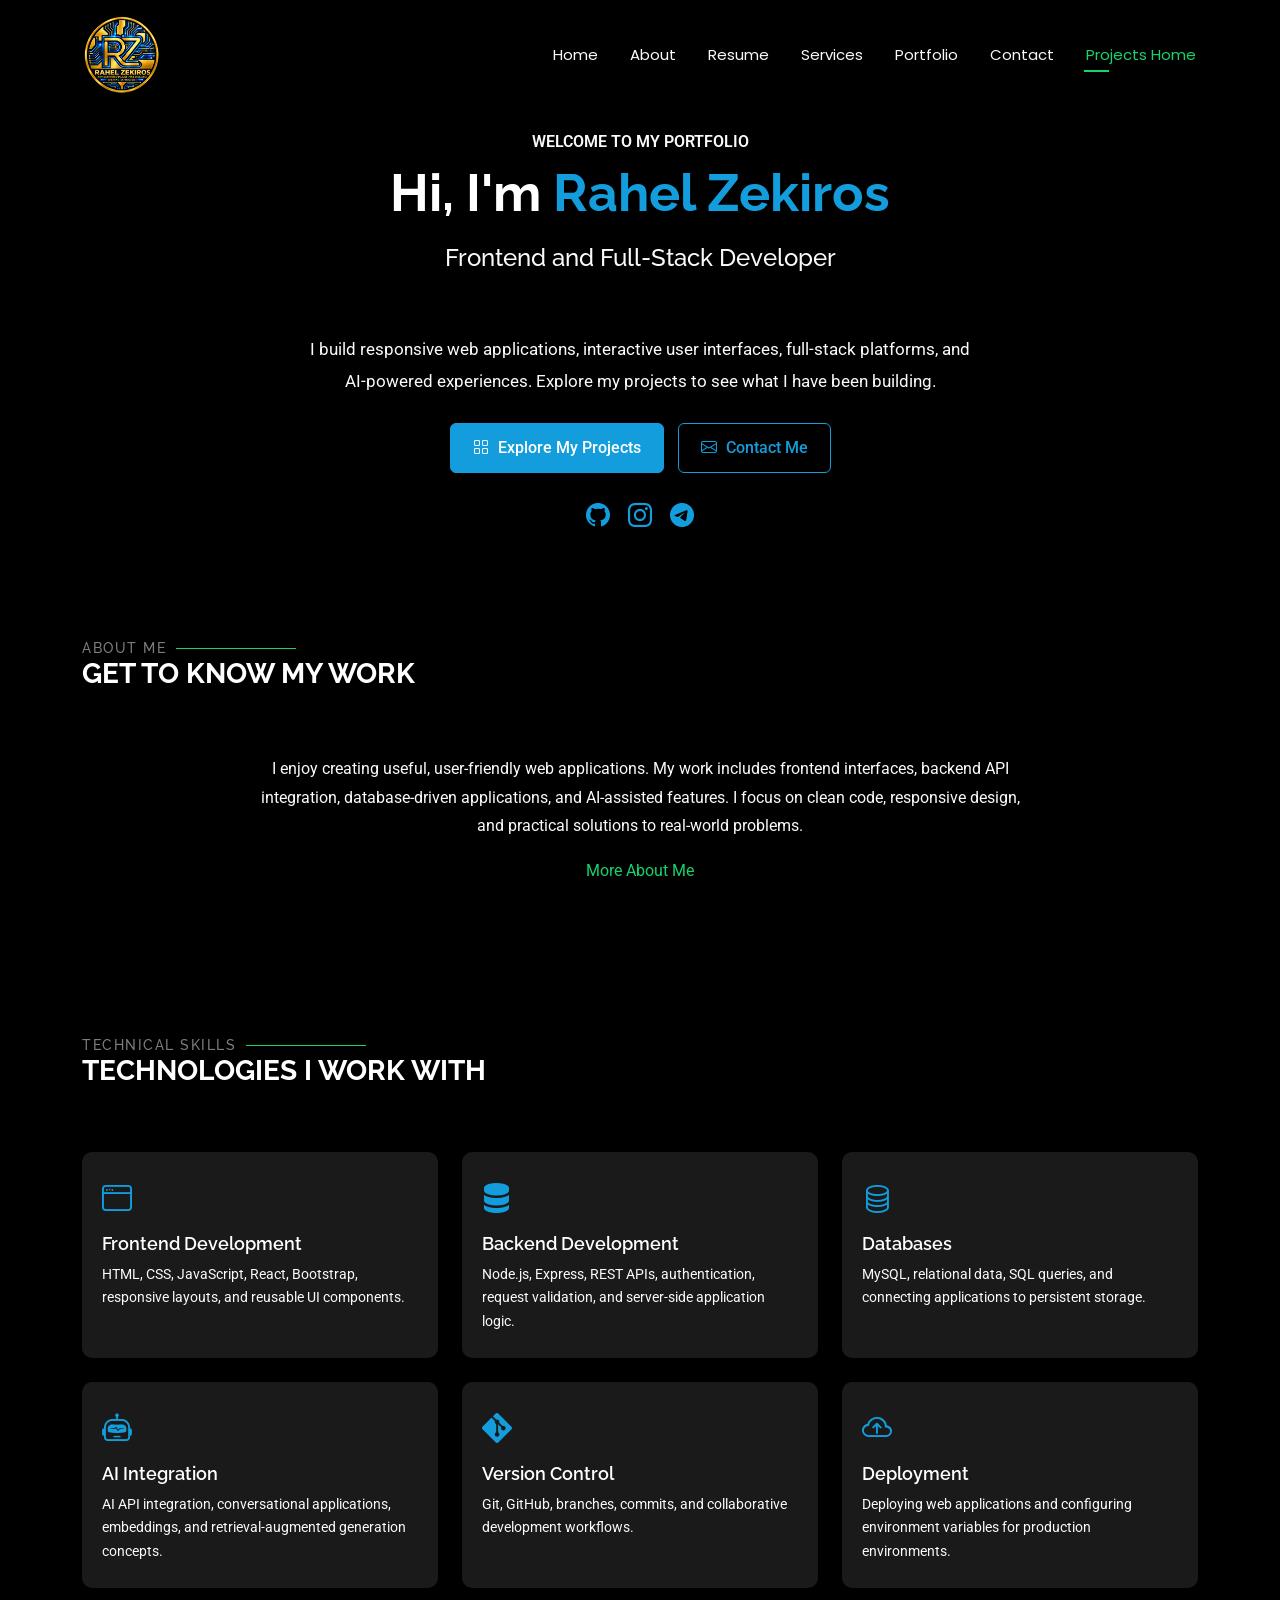
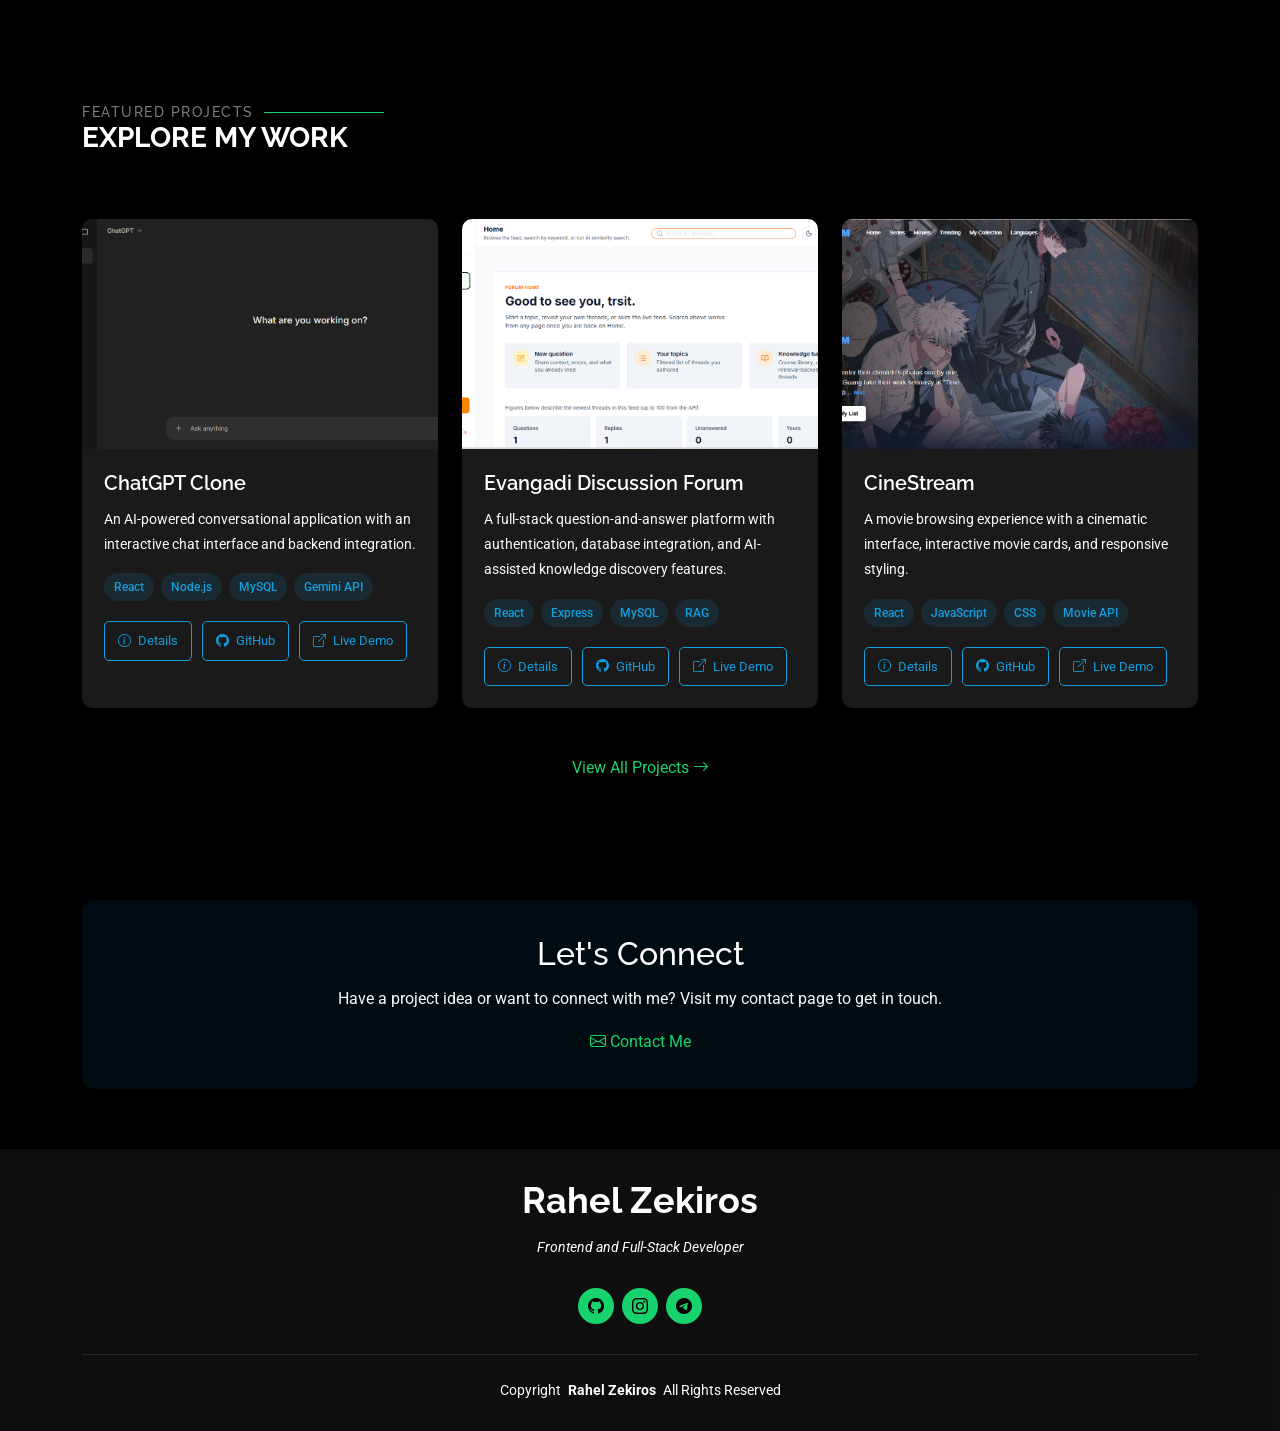
<file: Personal/starter-page.html>
<!DOCTYPE html>
<html lang="en">

<head>
  <meta charset="utf-8">
  <meta name="viewport" content="width=device-width, initial-scale=1.0">

  <title>Rahel Zekiros | Frontend & Full-Stack Developer</title>

  <meta name="description"
    content="Explore Rahel Zekiros's developer portfolio, including React applications, full-stack projects, and AI-powered applications.">

  <meta name="keywords"
    content="Rahel Zekiros, React Developer, Frontend Developer, Full-Stack Developer, JavaScript">

  <!-- Favicons -->
  <link rel="icon" type="image/png" sizes="32x32" href="assets/img/logo.png">
  <link rel="icon" type="image/png" sizes="192x192" href="assets/img/logo.png">
  <link rel="apple-touch-icon" sizes="180x180" href="assets/img/logo.png">

  <!-- Google Fonts -->
  <link rel="preconnect" href="https://fonts.googleapis.com">
  <link rel="preconnect" href="https://fonts.gstatic.com" crossorigin>

  <link
    href="https://fonts.googleapis.com/css2?family=Roboto:wght@300;400;500;700&family=Poppins:wght@300;400;500;600;700&family=Raleway:wght@300;400;500;600;700&display=swap"
    rel="stylesheet">

  <!-- Vendor CSS -->
  <link href="assets/vendor/bootstrap/css/bootstrap.min.css" rel="stylesheet">
  <link href="assets/vendor/bootstrap-icons/bootstrap-icons.css" rel="stylesheet">
  <link href="assets/vendor/aos/aos.css" rel="stylesheet">
  <link href="assets/vendor/glightbox/css/glightbox.min.css" rel="stylesheet">

  <!-- Main CSS -->
  <link href="assets/css/main.css" rel="stylesheet">

  <!-- Portfolio Landing Page Styles -->
  <style>
    :root {
      --portfolio-accent: #149ddd;
      --portfolio-dark: #173b6c;
    }

    html {
      scroll-behavior: smooth;
    }

    .portfolio-hero {
      padding: 70px 0 50px;
    }

    .portfolio-hero h1 {
      font-size: clamp(32px, 5vw, 52px);
      font-weight: 700;
      line-height: 1.2;
      margin-bottom: 20px;
    }

    .portfolio-hero h1 span {
      color: var(--portfolio-accent);
    }

    .portfolio-hero .hero-description {
      font-size: 17px;
      line-height: 1.9;
      max-width: 680px;
      margin: 0 auto 25px;
    }

    .hero-actions {
      display: flex;
      justify-content: center;
      align-items: center;
      gap: 14px;
      flex-wrap: wrap;
      margin-top: 25px;
    }

    .hero-actions a {
      display: inline-flex;
      align-items: center;
      justify-content: center;
      gap: 9px;
      padding: 12px 22px;
      border-radius: 6px;
      text-decoration: none;
      font-weight: 500;
      transition: 0.25s ease;
    }

    .hero-primary {
      background: var(--portfolio-accent);
      color: #fff;
      border: 1px solid var(--portfolio-accent);
    }

    .hero-primary:hover {
      background: #087bb0;
      color: #fff;
    }

    .hero-secondary {
      border: 1px solid var(--portfolio-accent);
      color: var(--portfolio-accent);
    }

    .hero-secondary:hover {
      background: var(--portfolio-accent);
      color: #fff;
    }

    .hero-socials {
      display: flex;
      justify-content: center;
      gap: 18px;
      margin-top: 25px;
    }

    .hero-socials a {
      font-size: 24px;
      color: var(--portfolio-accent);
      transition: 0.2s ease;
    }

    .hero-socials a:hover {
      color: var(--portfolio-dark);
      transform: translateY(-2px);
    }

    .section-intro {
      max-width: 760px;
      margin: 0 auto 35px;
      text-align: center;
      line-height: 1.8;
    }

    .skill-card {
      height: 100%;
      padding: 24px 20px;
      border-radius: 10px;
      background: var(--surface-color, #fff);
      box-shadow: 0 3px 20px rgba(0, 0, 0, 0.07);
      transition: transform 0.25s ease;
    }

    .skill-card:hover {
      transform: translateY(-5px);
    }

    .skill-card i {
      display: inline-block;
      font-size: 30px;
      color: var(--portfolio-accent);
      margin-bottom: 12px;
    }

    .skill-card h3 {
      font-size: 18px;
      font-weight: 600;
    }

    .skill-card p {
      margin: 0;
      line-height: 1.7;
      font-size: 14px;
    }

    .featured-project {
      height: 100%;
      overflow: hidden;
      border-radius: 10px;
      background: var(--surface-color, #fff);
      box-shadow: 0 3px 20px rgba(0, 0, 0, 0.08);
      transition: transform 0.25s ease;
    }

    .featured-project:hover {
      transform: translateY(-5px);
    }

    .featured-project img {
      display: block;
      width: 100%;
      height: 230px;
      object-fit: cover;
      background: #eee;
    }

    .featured-project-body {
      padding: 22px;
    }

    .featured-project-body h3 {
      font-size: 20px;
      font-weight: 600;
      margin-bottom: 12px;
    }

    .featured-project-body p {
      line-height: 1.8;
      font-size: 14px;
    }

    .project-tags {
      display: flex;
      flex-wrap: wrap;
      gap: 7px;
      margin: 15px 0 20px;
    }

    .project-tags span {
      padding: 5px 10px;
      border-radius: 20px;
      background: rgba(20, 157, 221, 0.12);
      color: var(--portfolio-accent);
      font-size: 12px;
      font-weight: 500;
    }

    .project-links {
      display: flex;
      flex-wrap: wrap;
      gap: 10px;
    }

    .project-links a {
      display: inline-flex;
      align-items: center;
      gap: 7px;
      padding: 9px 13px;
      border: 1px solid var(--portfolio-accent);
      border-radius: 5px;
      color: var(--portfolio-accent);
      text-decoration: none;
      font-size: 13px;
      transition: 0.2s ease;
    }

    .project-links a:hover {
      background: var(--portfolio-accent);
      color: #fff;
    }
    .portfolio-hero .text-center > p {
  margin-top: 60px;
}

    .portfolio-cta {
      padding: 35px 25px;
      border-radius: 12px;
      background: rgba(20, 157, 221, 0.08);
      text-align: center;
    }

    .portfolio-cta h2 {
      margin-bottom: 12px;
    }

    .portfolio-cta p {
      line-height: 1.8;
    }

    @media (max-width: 576px) {
      .portfolio-hero {
        padding: 35px 0;
      }

      .portfolio-hero .hero-description {
        font-size: 15px;
      }

      .featured-project img {
        height: 200px;
      }

      .hero-actions a {
        width: 100%;
      }
    }
  </style>
</head>

<body class="starter-page-page">

  <!-- Header -->
  <header id="header" class="header d-flex align-items-center fixed-top">
    <div class="container-fluid container-xl position-relative d-flex align-items-center justify-content-between">

     
    <a href="index.html" 
   class="logo d-flex align-items-center" 
   style="width: 80px; height: 80px; min-width: 80px; border-radius: 50%; overflow: hidden; display: flex; align-items: center; justify-content: center; flex-shrink: 0; margin-left: 0; margin-right: auto; margin-top: 0; position: relative; left: 0;">

  <img src="assets/img/logo.png" 
       alt="Rahel Zekiros Logo" 
       style="width: 100%; height: 100%; max-width: none; max-height: none; object-fit: contain; display: block; margin: 0;">

</a>

      <nav id="navmenu" class="navmenu">
        <ul>
          <li><a href="index.html">Home</a></li>
          <li><a href="about.html">About</a></li>
          <li><a href="resume.html">Resume</a></li>
          <li><a href="services.html">Services</a></li>
          <li><a href="portfolio.html">Portfolio</a></li>
          <li><a href="contact.html">Contact</a></li>
          <li><a href="starter-page.html" class="active">Projects Home</a></li>
        </ul>

        <i class="mobile-nav-toggle d-xl-none bi bi-list"></i>
      </nav>

    </div>
  </header>

  <main class="main">

    <!-- Hero Section -->
    <section id="home" class="portfolio-hero section">
      <div class="container" data-aos="fade-up">

        <div class="text-center">
          <p class="text-uppercase fw-semibold mb-2">
            Welcome to my portfolio
          </p>

          <h1>
            Hi, I'm <span>Rahel Zekiros</span>
          </h1>

          <h2 class="h4 mb-3">
            Frontend and Full-Stack Developer
          </h2>

          <p class="hero-description mx-auto">
            I build responsive web applications, interactive user
            interfaces, full-stack platforms, and AI-powered experiences.
            Explore my projects to see what I have been building.
          </p>

          <div class="hero-actions">
            <a href="portfolio.html" class="hero-primary">
              <i class="bi bi-grid"></i>
              Explore My Projects
            </a>

            <a href="contact.html" class="hero-secondary">
              <i class="bi bi-envelope"></i>
              Contact Me
            </a>
          </div>

          <div class="hero-socials">
            <a href="https://github.com/Rahel-zekiros"
              target="_blank" rel="noopener noreferrer"
              aria-label="GitHub">
              <i class="bi bi-github"></i>
            </a>

            <a href="https://www.instagram.com/rahel_zekiros/"
              target="_blank" rel="noopener noreferrer"
              aria-label="Instagram">
              <i class="bi bi-instagram"></i>
            </a>

            <a href="https://t.me/yehenonteketay"
              target="_blank" rel="noopener noreferrer"
              aria-label="Telegram">
              <i class="bi bi-telegram"></i>
            </a>
          </div>
        </div>

      </div>
    </section>

    <!-- About Section -->
    <section id="about-preview" class="section">
      <div class="container" data-aos="fade-up">

        <div class="section-title">
          <h2>About Me</h2>
          <div>
            <span>Get to know</span>
            <span class="description-title">My Work</span>
          </div>
        </div>

        <div class="section-intro">
          <p>
            I enjoy creating useful, user-friendly web applications.
            My work includes frontend interfaces, backend API integration,
            database-driven applications, and AI-assisted features.
            I focus on clean code, responsive design, and practical
            solutions to real-world problems.
          </p>

          <a href="about.html" class="btn-visit align-self-start">
            More About Me
          </a>
        </div>

      </div>
    </section>

    <!-- Skills Section -->
    <section id="skills-preview" class="section">
      <div class="container" data-aos="fade-up">

        <div class="section-title">
          <h2>Technical Skills</h2>
          <div>
            <span>Technologies</span>
            <span class="description-title">I Work With</span>
          </div>
        </div>

        <div class="row gy-4">

          <div class="col-lg-4 col-md-6">
            <div class="skill-card">
              <i class="bi bi-window"></i>
              <h3>Frontend Development</h3>
              <p>
                HTML, CSS, JavaScript, React, Bootstrap, responsive
                layouts, and reusable UI components.
              </p>
            </div>
          </div>

          <div class="col-lg-4 col-md-6">
            <div class="skill-card">
              <i class="bi bi-server"></i>
              <h3>Backend Development</h3>
              <p>
                Node.js, Express, REST APIs, authentication, request
                validation, and server-side application logic.
              </p>
            </div>
          </div>

          <div class="col-lg-4 col-md-6">
            <div class="skill-card">
              <i class="bi bi-database"></i>
              <h3>Databases</h3>
              <p>
                MySQL, relational data, SQL queries, and connecting
                applications to persistent storage.
              </p>
            </div>
          </div>

          <div class="col-lg-4 col-md-6">
            <div class="skill-card">
              <i class="bi bi-robot"></i>
              <h3>AI Integration</h3>
              <p>
                AI API integration, conversational applications,
                embeddings, and retrieval-augmented generation concepts.
              </p>
            </div>
          </div>

          <div class="col-lg-4 col-md-6">
            <div class="skill-card">
              <i class="bi bi-git"></i>
              <h3>Version Control</h3>
              <p>
                Git, GitHub, branches, commits, and collaborative
                development workflows.
              </p>
            </div>
          </div>

          <div class="col-lg-4 col-md-6">
            <div class="skill-card">
              <i class="bi bi-cloud-arrow-up"></i>
              <h3>Deployment</h3>
              <p>
                Deploying web applications and configuring environment
                variables for production environments.
              </p>
            </div>
          </div>

        </div>

      </div>
    </section>

    <!-- Featured Projects -->
    <section id="featured-projects" class="section">
      <div class="container" data-aos="fade-up">

        <div class="section-title">
          <h2>Featured Projects</h2>
          <div>
            <span>Explore</span>
            <span class="description-title">My Work</span>
          </div>
        </div>

        <div class="row gy-4">

          <!-- ChatGPT Clone -->
          <div class="col-lg-4 col-md-6">
            <article class="featured-project">

              <img
                src="assets/img/portfolio/chat-area.png"
                alt="ChatGPT Clone application screenshot"
                loading="lazy">

              <div class="featured-project-body">
                <h3>ChatGPT Clone</h3>

                <p>
                  An AI-powered conversational application with an
                  interactive chat interface and backend integration.
                </p>

                <div class="project-tags">
                  <span>React</span>
                  <span>Node.js</span>
                  <span>MySQL</span>
                  <span>Gemini API</span>
                </div>

                <div class="project-links">
                  <a href="portfolio-details.html?project=chatgpt">
                    <i class="bi bi-info-circle"></i>
                    Details
                  </a>

                  <a href="https://github.com/Rahel-zekiros/conversational-ai"
                    target="_blank" rel="noopener noreferrer">
                    <i class="bi bi-github"></i>
                    GitHub
                  </a>

                  <a href="https://smart-chat-app-2026.vercel.app/"
                    target="_blank" rel="noopener noreferrer">
                    <i class="bi bi-box-arrow-up-right"></i>
                    Live Demo
                  </a>
                </div>
              </div>

            </article>
          </div>

          <!-- Evangadi Discussion Forum -->
          <div class="col-lg-4 col-md-6">
            <article class="featured-project">

              <img
                src="assets/img/portfolio/dashboard.png"
                alt="Evangadi Discussion Forum dashboard screenshot"
                loading="lazy">

              <div class="featured-project-body">
                <h3>Evangadi Discussion Forum</h3>

                <p>
                  A full-stack question-and-answer platform with
                  authentication, database integration, and AI-assisted
                  knowledge discovery features.
                </p>

                <div class="project-tags">
                  <span>React</span>
                  <span>Express</span>
                  <span>MySQL</span>
                  <span>RAG</span>
                </div>

                <div class="project-links">
                  <a href="portfolio-details.html?project=forum">
                    <i class="bi bi-info-circle"></i>
                    Details
                  </a>

                  <a href="https://github.com/Rahel-zekiros/evangadi-discussion-board"
                    target="_blank" rel="noopener noreferrer">
                    <i class="bi bi-github"></i>
                    GitHub
                  </a>

                  <a href="https://evangadi-forum-hub.vercel.app/"
                    target="_blank" rel="noopener noreferrer">
                    <i class="bi bi-box-arrow-up-right"></i>
                    Live Demo
                  </a>
                </div>
              </div>

            </article>
          </div>

          <!-- CineStream -->
          <div class="col-lg-4 col-md-6">
            <article class="featured-project">

              <img
                src="assets/img/portfolio/netflix-clone.png"
                alt="CineStream movie browsing application screenshot"
                loading="lazy">

              <div class="featured-project-body">
                <h3>CineStream</h3>

                <p>
                  A movie browsing experience with a cinematic interface,
                  interactive movie cards, and responsive styling.
                </p>

                <div class="project-tags">
                  <span>React</span>
                  <span>JavaScript</span>
                  <span>CSS</span>
                  <span>Movie API</span>
                </div>

                <div class="project-links">
                  <a href="portfolio-details.html?project=cinestream">
                    <i class="bi bi-info-circle"></i>
                    Details
                  </a>

                  <a href="https://github.com/Rahel-zekiros/cine-stream-hub"
                    target="_blank" rel="noopener noreferrer">
                    <i class="bi bi-github"></i>
                    GitHub
                  </a>

                  <a href="https://cine-stream-hub.vercel.app/"
                    target="_blank" rel="noopener noreferrer">
                    <i class="bi bi-box-arrow-up-right"></i>
                    Live Demo
                  </a>
                </div>
              </div>

            </article>
          </div>

        </div>

        <div class="text-center mt-5">
          <a href="portfolio.html" class="btn-visit">
            View All Projects
            <i class="bi bi-arrow-right"></i>
          </a>
        </div>

      </div>
    </section>

    <!-- Contact CTA -->
    <section id="contact-preview" class="section">
      <div class="container" data-aos="fade-up">

        <div class="portfolio-cta">
          <h2>Let's Connect</h2>

          <p>
            Have a project idea or want to connect with me?
            Visit my contact page to get in touch.
          </p>

          <a href="contact.html" class="btn-visit">
            <i class="bi bi-envelope"></i>
            Contact Me
          </a>
        </div>

      </div>
    </section>

  </main>

  <!-- Footer -->
  <footer id="footer" class="footer dark-background">
    <div class="container">

      <h3 class="sitename">Rahel Zekiros</h3>

      <p>Frontend and Full-Stack Developer</p>

      <div class="social-links d-flex justify-content-center">

        <a href="https://github.com/Rahel-zekiros"
          target="_blank" rel="noopener noreferrer"
          aria-label="GitHub">
          <i class="bi bi-github"></i>
        </a>

        <a href="https://www.instagram.com/rahel_zekiros/"
          target="_blank" rel="noopener noreferrer"
          aria-label="Instagram">
          <i class="bi bi-instagram"></i>
        </a>

        <a href="https://t.me/yehenonteketay"
          target="_blank" rel="noopener noreferrer"
          aria-label="Telegram">
          <i class="bi bi-telegram"></i>
        </a>

      </div>

      <div class="copyright">
        <span>Copyright</span>
        <strong class="px-1 sitename">Rahel Zekiros</strong>
        <span>All Rights Reserved</span>
      </div>

    

    </div>
  </footer>

  <!-- Scroll Top -->
  <a href="#" id="scroll-top"
    class="scroll-top d-flex align-items-center justify-content-center"
    aria-label="Scroll to top">
    <i class="bi bi-arrow-up-short"></i>
  </a>

  <!-- Preloader -->
  <div id="preloader"></div>

  <!-- Vendor JavaScript -->
  <script src="assets/vendor/bootstrap/js/bootstrap.bundle.min.js"></script>
  <script src="assets/vendor/aos/aos.js"></script>
  <script src="assets/vendor/glightbox/js/glightbox.min.js"></script>
  <script src="assets/vendor/imagesloaded/imagesloaded.pkgd.min.js"></script>
  <script src="assets/vendor/isotope-layout/isotope.pkgd.min.js"></script>

  <!-- Main JavaScript -->
  <script src="assets/js/main.js"></script>

</body>
</html>
</file>
<file: Personal/assets/css/main.css>
/**
* Template Name: Personal
* Template URL: https://bootstrapmade.com/personal-free-resume-bootstrap-template/
* Updated: Mar 05 2025 with Bootstrap v5.3.3
* Author: BootstrapMade.com
* License: https://bootstrapmade.com/license/
*/

/*--------------------------------------------------------------
# Font & Color Variables
# Help: https://bootstrapmade.com/color-system/
--------------------------------------------------------------*/
/* Fonts */
:root {
  --default-font: "Roboto",  system-ui, -apple-system, "Segoe UI", Roboto, "Helvetica Neue", Arial, "Noto Sans", "Liberation Sans", sans-serif, "Apple Color Emoji", "Segoe UI Emoji", "Segoe UI Symbol", "Noto Color Emoji";
  --heading-font: "Raleway",  sans-serif;
  --nav-font: "Poppins",  sans-serif;
}

/* Global Colors - The following color variables are used throughout the website. Updating them here will change the color scheme of the entire website */
:root { 
  --background-color: #000000; /* Background color for the entire website, including individual sections */
  --default-color: #fafafa; /* Default color used for the majority of the text content across the entire website */
  --heading-color: #ffffff; /* Color for headings, subheadings and title throughout the website */
  --accent-color: #18d26e; /* Accent color that represents your brand on the website. It's used for buttons, links, and other elements that need to stand out */
  --surface-color: #1a1a1a; /* The surface color is used as a background of boxed elements within sections, such as cards, icon boxes, or other elements that require a visual separation from the global background. */
  --contrast-color: #000000; /* Contrast color for text, ensuring readability against backgrounds of accent, heading, or default colors. */
}

/* Nav Menu Colors - The following color variables are used specifically for the navigation menu. They are separate from the global colors to allow for more customization options */
:root {
  --nav-color: #fafafa;  /* The default color of the main navmenu links */
  --nav-hover-color: #18d26e; /* Applied to main navmenu links when they are hovered over or active */
  --nav-mobile-background-color: #1a1a1a; /* Used as the background color for mobile navigation menu */
  --nav-dropdown-background-color: #1a1a1a; /* Used as the background color for dropdown items that appear when hovering over primary navigation items */
  --nav-dropdown-color: #fafafa; /* Used for navigation links of the dropdown items in the navigation menu. */
  --nav-dropdown-hover-color: #18d26e; /* Similar to --nav-hover-color, this color is applied to dropdown navigation links when they are hovered over. */
}

/* Color Presets - These classes override global colors when applied to any section or element, providing reuse of the sam color scheme. */

.light-background {
  --background-color: #1a1a1a;
  --surface-color: #343434;
}

.dark-background {
  --background-color: rgba(15, 15, 15, 0.975);
  --default-color: #ffffff;
  --heading-color: #ffffff;
  --surface-color: #292929f9;
  --contrast-color: #000000;
}

/* Smooth scroll */
:root {
  scroll-behavior: smooth;
}

/*--------------------------------------------------------------
# General Styling & Shared Classes
--------------------------------------------------------------*/
body {
  color: var(--default-color);
  background-color: var(--background-color);
  font-family: var(--default-font);
}

a {
  color: var(--accent-color);
  text-decoration: none;
  transition: 0.3s;
}

a:hover {
  color: color-mix(in srgb, var(--accent-color), transparent 25%);
  text-decoration: none;
}

h1,
h2,
h3,
h4,
h5,
h6 {
  color: var(--heading-color);
  font-family: var(--heading-font);
}

/* PHP Email Form Messages
------------------------------*/
.php-email-form .error-message {
  display: none;
  background: #df1529;
  color: #ffffff;
  text-align: left;
  padding: 15px;
  margin-bottom: 24px;
  font-weight: 600;
}

.php-email-form .sent-message {
  display: none;
  color: #ffffff;
  background: #059652;
  text-align: center;
  padding: 15px;
  margin-bottom: 24px;
  font-weight: 600;
}

.php-email-form .loading {
  display: none;
  background: var(--surface-color);
  text-align: center;
  padding: 15px;
  margin-bottom: 24px;
}

.php-email-form .loading:before {
  content: "";
  display: inline-block;
  border-radius: 50%;
  width: 24px;
  height: 24px;
  margin: 0 10px -6px 0;
  border: 3px solid var(--accent-color);
  border-top-color: var(--surface-color);
  animation: php-email-form-loading 1s linear infinite;
}

@keyframes php-email-form-loading {
  0% {
    transform: rotate(0deg);
  }

  100% {
    transform: rotate(360deg);
  }
}

/*--------------------------------------------------------------
# Global Header
--------------------------------------------------------------*/
.header {
  --background-color: rgba(0, 0, 0, 0);
  color: var(--default-color);
  background-color: var(--background-color);
  padding: 15px 0;
  transition: all 0.5s;
  z-index: 997;
}

.header .logo {
  line-height: 1;
}

.header .logo img {
  max-height: 32px;
  margin-right: 8px;
}

.header .logo h1 {
  font-size: 30px;
  margin: 0;
  font-weight: 700;
  color: var(--heading-color);
}

.scrolled .header {
  box-shadow: 0px 0 18px rgba(0, 0, 0, 0.1);
}

/* Global Header on Scroll
------------------------------*/
.scrolled .header {
  --background-color: rgba(0, 0, 0, 0.8);
}

/*--------------------------------------------------------------
# Navigation Menu
--------------------------------------------------------------*/
/* Desktop Navigation */
@media (min-width: 1200px) {
  .navmenu {
    padding: 0;
  }

  .navmenu ul {
    margin: 0;
    padding: 0;
    display: flex;
    list-style: none;
    align-items: center;
  }

  .navmenu li {
    position: relative;
  }

  .navmenu>ul>li {
    white-space: nowrap;
    padding: 15px 14px;
  }

  .navmenu>ul>li:last-child {
    padding-right: 0;
  }

  .navmenu a,
  .navmenu a:focus {
    color: var(--nav-color);
    font-size: 15px;
    padding: 0 2px;
    font-family: var(--nav-font);
    font-weight: 400;
    display: flex;
    align-items: center;
    justify-content: space-between;
    white-space: nowrap;
    transition: 0.3s;
    position: relative;
  }

  .navmenu a i,
  .navmenu a:focus i {
    font-size: 12px;
    line-height: 0;
    margin-left: 5px;
    transition: 0.3s;
  }

  .navmenu>ul>li>a:before {
    content: "";
    position: absolute;
    height: 2px;
    bottom: -6px;
    left: 0;
    background-color: var(--nav-hover-color);
    visibility: hidden;
    width: 0px;
    transition: all 0.3s ease-in-out 0s;
  }

  .navmenu a:hover:before,
  .navmenu li:hover>a:before,
  .navmenu .active:before {
    visibility: visible;
    width: 25px;
  }

  .navmenu li:hover>a,
  .navmenu .active,
  .navmenu .active:focus {
    color: var(--nav-hover-color);
  }

  .navmenu .dropdown ul {
    margin: 0;
    padding: 10px 0;
    background: var(--nav-dropdown-background-color);
    display: block;
    position: absolute;
    visibility: hidden;
    left: 14px;
    top: 130%;
    opacity: 0;
    transition: 0.3s;
    border-radius: 4px;
    z-index: 99;
    box-shadow: 0px 0px 30px rgba(0, 0, 0, 0.1);
  }

  .navmenu .dropdown ul li {
    min-width: 200px;
  }

  .navmenu .dropdown ul a {
    padding: 10px 20px;
    font-size: 15px;
    text-transform: none;
    color: var(--nav-dropdown-color);
  }

  .navmenu .dropdown ul a i {
    font-size: 12px;
  }

  .navmenu .dropdown ul a:hover,
  .navmenu .dropdown ul .active:hover,
  .navmenu .dropdown ul li:hover>a {
    color: var(--nav-dropdown-hover-color);
  }

  .navmenu .dropdown:hover>ul {
    opacity: 1;
    top: 100%;
    visibility: visible;
  }

  .navmenu .dropdown .dropdown ul {
    top: 0;
    left: -90%;
    visibility: hidden;
  }

  .navmenu .dropdown .dropdown:hover>ul {
    opacity: 1;
    top: 0;
    left: -100%;
    visibility: visible;
  }
}

/* Mobile Navigation */
@media (max-width: 1199px) {
  .mobile-nav-toggle {
    color: var(--nav-color);
    font-size: 28px;
    line-height: 0;
    margin-right: 10px;
    cursor: pointer;
    transition: color 0.3s;
  }

  .navmenu {
    padding: 0;
    z-index: 9997;
  }

  .navmenu ul {
    display: none;
    list-style: none;
    position: absolute;
    inset: 60px 20px 20px 20px;
    padding: 10px 0;
    margin: 0;
    border-radius: 6px;
    background-color: var(--nav-mobile-background-color);
    border: 1px solid color-mix(in srgb, var(--default-color), transparent 90%);
    box-shadow: none;
    overflow-y: auto;
    transition: 0.3s;
    z-index: 9998;
  }

  .navmenu a,
  .navmenu a:focus {
    color: var(--nav-dropdown-color);
    padding: 10px 20px;
    font-family: var(--nav-font);
    font-size: 17px;
    font-weight: 500;
    display: flex;
    align-items: center;
    justify-content: space-between;
    white-space: nowrap;
    transition: 0.3s;
  }

  .navmenu a i,
  .navmenu a:focus i {
    font-size: 12px;
    line-height: 0;
    margin-left: 5px;
    width: 30px;
    height: 30px;
    display: flex;
    align-items: center;
    justify-content: center;
    border-radius: 50%;
    transition: 0.3s;
    background-color: color-mix(in srgb, var(--accent-color), transparent 90%);
  }

  .navmenu a i:hover,
  .navmenu a:focus i:hover {
    background-color: var(--accent-color);
    color: var(--contrast-color);
  }

  .navmenu a:hover,
  .navmenu .active,
  .navmenu .active:focus {
    color: var(--nav-dropdown-hover-color);
  }

  .navmenu .active i,
  .navmenu .active:focus i {
    background-color: var(--accent-color);
    color: var(--contrast-color);
    transform: rotate(180deg);
  }

  .navmenu .dropdown ul {
    position: static;
    display: none;
    z-index: 99;
    padding: 10px 0;
    margin: 10px 20px;
    background-color: var(--nav-dropdown-background-color);
    transition: all 0.5s ease-in-out;
  }

  .navmenu .dropdown ul ul {
    background-color: rgba(33, 37, 41, 0.1);
  }

  .navmenu .dropdown>.dropdown-active {
    display: block;
    background-color: rgba(33, 37, 41, 0.03);
  }

  .mobile-nav-active {
    overflow: hidden;
  }

  .mobile-nav-active .mobile-nav-toggle {
    color: #fff;
    position: absolute;
    font-size: 32px;
    top: 15px;
    right: 15px;
    margin-right: 0;
    z-index: 9999;
  }

  .mobile-nav-active .navmenu {
    position: fixed;
    overflow: hidden;
    inset: 0;
    background: rgba(33, 37, 41, 0.8);
    transition: 0.3s;
  }

  .mobile-nav-active .navmenu>ul {
    display: block;
  }
}

/*--------------------------------------------------------------
# Global Footer
--------------------------------------------------------------*/
.footer {
  color: var(--default-color);
  background-color: var(--background-color);
  font-size: 14px;
  text-align: center;
  padding: 30px 0;
  position: relative;
}

.footer h3 {
  font-size: 36px;
  font-weight: 700;
  position: relative;
  padding: 0;
  margin: 0 0 15px 0;
}

.footer p {
  font-size: 15;
  font-style: italic;
  padding: 0;
  margin: 0 0 30px 0;
}

.footer .social-links {
  margin: 0 0 30px 0;
}

.footer .social-links a {
  font-size: 16px;
  display: flex;
  align-items: center;
  justify-content: center;
  background: var(--accent-color);
  color: var(--contrast-color);
  line-height: 1;
  margin: 0 4px;
  border-radius: 50%;
  text-align: center;
  width: 36px;
  height: 36px;
  transition: 0.3s;
}

.footer .social-links a:hover {
  background: color-mix(in srgb, var(--accent-color), transparent 20%);
  text-decoration: none;
}

.footer .copyright {
  padding-top: 25px;
  border-top: 1px solid color-mix(in srgb, var(--default-color), transparent 90%);
}

.footer .credits {
  font-size: 13px;
  padding-top: 5px;
}

/*--------------------------------------------------------------
# Preloader
--------------------------------------------------------------*/
#preloader {
  position: fixed;
  inset: 0;
  z-index: 999999;
  overflow: hidden;
  background: var(--background-color);
  transition: all 0.6s ease-out;
}

#preloader:before {
  content: "";
  position: fixed;
  top: calc(50% - 30px);
  left: calc(50% - 30px);
  border: 6px solid #ffffff;
  border-color: var(--accent-color) transparent var(--accent-color) transparent;
  border-radius: 50%;
  width: 60px;
  height: 60px;
  animation: animate-preloader 1.5s linear infinite;
}

@keyframes animate-preloader {
  0% {
    transform: rotate(0deg);
  }

  100% {
    transform: rotate(360deg);
  }
}

/*--------------------------------------------------------------
# Scroll Top Button
--------------------------------------------------------------*/
.scroll-top {
  position: fixed;
  visibility: hidden;
  opacity: 0;
  right: 15px;
  bottom: -15px;
  z-index: 99999;
  background-color: var(--accent-color);
  width: 44px;
  height: 44px;
  border-radius: 50px;
  transition: all 0.4s;
}

.scroll-top i {
  font-size: 24px;
  color: var(--contrast-color);
  line-height: 0;
}

.scroll-top:hover {
  background-color: color-mix(in srgb, var(--accent-color), transparent 20%);
  color: var(--contrast-color);
}

.scroll-top.active {
  visibility: visible;
  opacity: 1;
  bottom: 15px;
}

/*--------------------------------------------------------------
# Disable aos animation delay on mobile devices
--------------------------------------------------------------*/
@media screen and (max-width: 768px) {
  [data-aos-delay] {
    transition-delay: 0 !important;
  }
}

/*--------------------------------------------------------------
# Global Page Titles & Breadcrumbs
--------------------------------------------------------------*/
.page-title {
  color: var(--default-color);
  background-color: var(--background-color);
  position: relative;
}

.page-title .heading {
  padding: 160px 0 80px 0;
  border-top: 1px solid color-mix(in srgb, var(--default-color), transparent 90%);
}

.page-title .heading h1 {
  font-size: 38px;
  font-weight: 700;
}

.page-title nav {
  background-color: color-mix(in srgb, var(--default-color), transparent 90%);
  padding: 20px 0;
}

.page-title nav ol {
  display: flex;
  flex-wrap: wrap;
  list-style: none;
  margin: 0;
  font-size: 16px;
  font-weight: 600;
}

.page-title nav ol li+li {
  padding-left: 10px;
}

.page-title nav ol li+li::before {
  content: "/";
  display: inline-block;
  padding-right: 10px;
  color: color-mix(in srgb, var(--default-color), transparent 70%);
}

/*--------------------------------------------------------------
# Global Sections
--------------------------------------------------------------*/
section,
.section {
  color: var(--default-color);
  background-color: var(--background-color);
  padding: 60px 0;
  scroll-margin-top: 100px;
  overflow: clip;
}

@media (max-width: 1199px) {

  section,
  .section {
    scroll-margin-top: 66px;
  }
}

/*--------------------------------------------------------------
# Global Section Titles
--------------------------------------------------------------*/
.section-title {
  padding-bottom: 60px;
  position: relative;
}

.section-title h2 {
  font-size: 14px;
  font-weight: 500;
  padding: 0;
  line-height: 1px;
  margin: 0;
  letter-spacing: 1.5px;
  text-transform: uppercase;
  color: color-mix(in srgb, var(--default-color), transparent 50%);
  position: relative;
}

.section-title h2::after {
  content: "";
  width: 120px;
  height: 1px;
  display: inline-block;
  background: var(--accent-color);
  margin: 4px 10px;
}

.section-title div {
  color: var(--heading-color);
  margin: 0;
  margin: 0;
  font-size: 28px;
  font-weight: 700;
  text-transform: uppercase;
  font-family: var(--heading-font);
}

/*--------------------------------------------------------------
# Hero Section
--------------------------------------------------------------*/
.hero {
  width: 100%;
  min-height: 100vh;
  position: relative;
  padding: 80px 0;
  display: flex;
  align-items: center;
  justify-content: center;
}

.hero img {
  position: absolute;
  inset: 0;
  display: block;
  width: 100%;
  height: 100%;
  object-fit: cover;
  z-index: 1;
}

.hero .container {
  position: relative;
  z-index: 3;
}

.hero h2 {
  margin: 0;
  font-size: 64px;
  font-weight: 700;
}

.hero p {
  margin: 5px 0 0 0;
  font-size: 26px;
}

.hero p span {
  letter-spacing: 1px;
  border-bottom: 2px solid var(--accent-color);
}

.hero .social-links {
  margin-top: 25px;
}

.hero .social-links a {
  background-color: color-mix(in srgb, var(--default-color), transparent 90%);
  color: var(--default-color);
  font-size: 14px;
  width: 40px;
  height: 40px;
  border-radius: 50px;
  display: inline-flex;
  align-items: center;
  justify-content: center;
  margin-right: 20px;
  transition: 0.3s;
}

.hero .social-links a:hover {
  background-color: var(--accent-color);
}

@media (max-width: 768px) {
  .hero h2 {
    font-size: 32px;
  }

  .hero p {
    font-size: 20px;
  }
}

/*--------------------------------------------------------------
# About Section
--------------------------------------------------------------*/
.about .content h2 {
  font-weight: 700;
  font-size: 24px;
}

.about .content ul {
  list-style: none;
  padding: 0;
}

.about .content ul li {
  margin-bottom: 20px;
  display: flex;
  align-items: center;
}

.about .content ul strong {
  margin-right: 10px;
}

.about .content ul i {
  font-size: 16px;
  margin-right: 5px;
  color: var(--accent-color);
  line-height: 0;
}

/*--------------------------------------------------------------
# Stats Section
--------------------------------------------------------------*/
.stats i {
  background-color: var(--surface-color);
  color: var(--accent-color);
  box-shadow: 0px 2px 25px rgba(0, 0, 0, 0.1);
  width: 54px;
  height: 54px;
  font-size: 24px;
  border-radius: 50px;
  border: 2px solid var(--background-color);
  display: inline-flex;
  align-items: center;
  justify-content: center;
  position: relative;
  z-index: 1;
}

.stats .stats-item {
  background-color: var(--surface-color);
  margin-top: -27px;
  padding: 30px 30px 25px 30px;
  width: 100%;
  position: relative;
  text-align: center;
  box-shadow: 0px 2px 35px rgba(0, 0, 0, 0.1);
  border-radius: 4px;
  z-index: 0;
}

.stats .stats-item span {
  font-size: 36px;
  display: block;
  font-weight: 700;
  color: color-mix(in srgb, var(--default-color), transparent 20%);
}

.stats .stats-item p {
  padding: 0;
  margin: 0;
  font-family: var(--heading-font);
  font-size: 16px;
}

/*--------------------------------------------------------------
# Skills Section
--------------------------------------------------------------*/
.skills .progress {
  height: 60px;
  display: block;
  background: none;
  border-radius: 0;
}

.skills .progress .skill {
  color: var(--heading-color);
  padding: 0;
  margin: 0 0 6px 0;
  text-transform: uppercase;
  display: block;
  font-weight: 600;
  font-family: var(--heading-font);
}

.skills .progress .skill .val {
  float: right;
  font-style: normal;
}

.skills .progress-bar-wrap {
  background: color-mix(in srgb, var(--default-color), transparent 90%);
  height: 10px;
}

.skills .progress-bar {
  width: 1px;
  height: 10px;
  transition: 0.9s;
  background-color: var(--accent-color);
}

/*--------------------------------------------------------------
# Interests Section
--------------------------------------------------------------*/
.interests .features-item {
  background-color: var(--surface-color);
  display: flex;
  align-items: center;
  padding: 20px;
  transition: 0.3s;
  border: 1px solid color-mix(in srgb, var(--default-color), transparent 90%);
  position: relative;
}

.interests .features-item i {
  font-size: 32px;
  padding-right: 10px;
  line-height: 0;
}

.interests .features-item h3 {
  font-weight: 700;
  margin: 0;
  padding: 0;
  line-height: 1;
  font-size: 16px;
}

.interests .features-item h3 a {
  color: var(--heading-color);
  transition: 0.3s;
}

.interests .features-item:hover {
  border-color: var(--accent-color);
}

.interests .features-item:hover h3 a {
  color: var(--accent-color);
}

/*--------------------------------------------------------------
# Testimonials Section
--------------------------------------------------------------*/
.testimonials .testimonials-carousel,
.testimonials .testimonials-slider {
  overflow: hidden;
}

.testimonials .testimonial-item {
  box-sizing: content-box;
  min-height: 320px;
}

.testimonials .testimonial-item .testimonial-img {
  width: 90px;
  border-radius: 50%;
  margin: -40px 0 0 40px;
  position: relative;
  z-index: 2;
  border: 6px solid var(--background-color);
}

.testimonials .testimonial-item h3 {
  font-size: 18px;
  font-weight: bold;
  margin: 10px 0 5px 45px;
}

.testimonials .testimonial-item h4 {
  font-size: 14px;
  color: color-mix(in srgb, var(--default-color), transparent 20%);
  margin: 0 0 0 45px;
}

.testimonials .testimonial-item .quote-icon-left,
.testimonials .testimonial-item .quote-icon-right {
  color: color-mix(in srgb, var(--accent-color), transparent 50%);
  font-size: 26px;
  line-height: 0;
}

.testimonials .testimonial-item .quote-icon-left {
  display: inline-block;
  left: -5px;
  position: relative;
}

.testimonials .testimonial-item .quote-icon-right {
  display: inline-block;
  right: -5px;
  position: relative;
  top: 10px;
  transform: scale(-1, -1);
}

.testimonials .testimonial-item p {
  font-style: italic;
  margin: 0 15px 0 15px;
  padding: 20px 20px 60px 20px;
  background: var(--surface-color);
  border-radius: 6px;
  position: relative;
  z-index: 1;
}

.testimonials .swiper-wrapper {
  height: auto;
}

.testimonials .swiper-pagination {
  margin-top: 20px;
  position: relative;
}

.testimonials .swiper-pagination .swiper-pagination-bullet {
  width: 12px;
  height: 12px;
  background-color: var(--background-color);
  opacity: 1;
  border: 1px solid var(--accent-color);
}

.testimonials .swiper-pagination .swiper-pagination-bullet-active {
  background-color: var(--accent-color);
}

/*--------------------------------------------------------------
# Resume Section
--------------------------------------------------------------*/
.resume .resume-title {
  color: var(--heading-color);
  font-size: 26px;
  font-weight: 700;
  margin-top: 20px;
  margin-bottom: 20px;
}

.resume .resume-item {
  padding: 0 0 20px 20px;
  margin-top: -2px;
  border-left: 2px solid var(--accent-color);
  position: relative;
}

.resume .resume-item h4 {
  line-height: 18px;
  font-size: 18px;
  font-weight: 600;
  text-transform: uppercase;
  color: color-mix(in srgb, var(--default-color), transparent 20%);
  margin-bottom: 10px;
}

.resume .resume-item h5 {
  font-size: 16px;
  padding: 5px 15px;
  display: inline-block;
  font-weight: 600;
  margin-bottom: 10px;
}

.resume .resume-item ul {
  padding-left: 20px;
}

.resume .resume-item ul li {
  padding-bottom: 10px;
}

.resume .resume-item:last-child {
  padding-bottom: 0;
}

.resume .resume-item::before {
  content: "";
  position: absolute;
  width: 16px;
  height: 16px;
  border-radius: 50px;
  left: -9px;
  top: 0;
  background: var(--background-color);
  border: 2px solid var(--accent-color);
}

/*--------------------------------------------------------------
# Services Section
--------------------------------------------------------------*/
.services .service-item {
  background-color: var(--surface-color);
  text-align: center;
  padding: 80px 20px;
  transition: all ease-in-out 0.3s;
  height: 100%;
}

.services .service-item .icon {
  margin: 0 auto;
  width: 64px;
  height: 64px;
  background: var(--accent-color);
  border-radius: 4px;
  display: flex;
  align-items: center;
  justify-content: center;
  margin-bottom: 20px;
  transition: 0.3s;
  transform-style: preserve-3d;
}

.services .service-item .icon i {
  color: var(--contrast-color);
  font-size: 28px;
  transition: ease-in-out 0.3s;
}

.services .service-item .icon::before {
  position: absolute;
  content: "";
  left: -8px;
  top: -8px;
  height: 100%;
  width: 100%;
  background: color-mix(in srgb, var(--accent-color), transparent 80%);
  border-radius: 5px;
  transition: all 0.3s ease-out 0s;
  transform: translateZ(-1px);
}

.services .service-item h3 {
  font-weight: 700;
  margin: 10px 0 15px 0;
  font-size: 22px;
}

.services .service-item p {
  line-height: 24px;
  font-size: 14px;
  margin-bottom: 0;
}

.services .service-item:hover {
  background: var(--accent-color);
  border-color: var(--accent-color);
}

.services .service-item:hover .icon {
  background: var(--surface-color);
}

.services .service-item:hover .icon i {
  color: var(--accent-color);
}

.services .service-item:hover .icon::before {
  background: color-mix(in srgb, var(--background-color), transparent 70%);
}

.services .service-item:hover h3,
.services .service-item:hover p {
  color: var(--contrast-color);
}

/*--------------------------------------------------------------
# Service Details Section
--------------------------------------------------------------*/
.service-details .services-list {
  background-color: var(--surface-color);
  padding: 10px 30px;
  border: 1px solid color-mix(in srgb, var(--default-color), transparent 90%);
  margin-bottom: 20px;
}

.service-details .services-list a {
  display: block;
  line-height: 1;
  padding: 8px 0 8px 15px;
  border-left: 3px solid color-mix(in srgb, var(--default-color), transparent 70%);
  margin: 20px 0;
  color: color-mix(in srgb, var(--default-color), transparent 20%);
  transition: 0.3s;
}

.service-details .services-list a.active {
  color: var(--heading-color);
  font-weight: 700;
  border-color: var(--accent-color);
}

.service-details .services-list a:hover {
  border-color: var(--accent-color);
}

.service-details .services-img {
  margin-bottom: 20px;
}

.service-details h3 {
  font-size: 26px;
  font-weight: 700;
}

.service-details h4 {
  font-size: 20px;
  font-weight: 700;
}

.service-details p {
  font-size: 15px;
}

.service-details ul {
  list-style: none;
  padding: 0;
  font-size: 15px;
}

.service-details ul li {
  padding: 5px 0;
  display: flex;
  align-items: center;
}

.service-details ul i {
  font-size: 20px;
  margin-right: 8px;
  color: var(--accent-color);
}

/*--------------------------------------------------------------
# Portfolio Section
--------------------------------------------------------------*/
.portfolio .portfolio-filters {
  padding: 0;
  margin: 0 auto 20px auto;
  list-style: none;
  text-align: center;
}

.portfolio .portfolio-filters li {
  cursor: pointer;
  display: inline-block;
  padding: 0;
  font-size: 18px;
  font-weight: 500;
  margin: 0 10px;
  line-height: 1;
  margin-bottom: 5px;
  transition: all 0.3s ease-in-out;
}

.portfolio .portfolio-filters li:hover,
.portfolio .portfolio-filters li.filter-active {
  color: var(--accent-color);
}

.portfolio .portfolio-filters li:first-child {
  margin-left: 0;
}

.portfolio .portfolio-filters li:last-child {
  margin-right: 0;
}

@media (max-width: 575px) {
  .portfolio .portfolio-filters li {
    font-size: 14px;
    margin: 0 5px;
  }
}

.portfolio .portfolio-content {
  position: relative;
  overflow: hidden;
}

.portfolio .portfolio-content img {
  transition: 0.3s;
}

.portfolio .portfolio-content .portfolio-info {
  opacity: 0;
  position: absolute;
  inset: 0;
  z-index: 3;
  transition: all ease-in-out 0.3s;
  background: rgba(0, 0, 0, 0.6);
  padding: 15px;
}

.portfolio .portfolio-content .portfolio-info h4 {
  font-size: 14px;
  padding: 5px 10px;
  font-weight: 400;
  color: #ffffff;
  display: inline-block;
  background-color: var(--accent-color);
}

.portfolio .portfolio-content .portfolio-info p {
  position: absolute;
  bottom: 10px;
  text-align: center;
  display: inline-block;
  left: 0;
  right: 0;
  font-size: 16px;
  font-weight: 600;
  color: rgba(255, 255, 255, 0.8);
}

.portfolio .portfolio-content .portfolio-info .preview-link,
.portfolio .portfolio-content .portfolio-info .details-link {
  position: absolute;
  left: calc(50% - 40px);
  font-size: 26px;
  top: calc(50% - 14px);
  color: #fff;
  transition: 0.3s;
  line-height: 1.2;
}

.portfolio .portfolio-content .portfolio-info .preview-link:hover,
.portfolio .portfolio-content .portfolio-info .details-link:hover {
  color: var(--accent-color);
}

.portfolio .portfolio-content .portfolio-info .details-link {
  left: 50%;
  font-size: 34px;
  line-height: 0;
}

.portfolio .portfolio-content:hover .portfolio-info {
  opacity: 1;
}

.portfolio .portfolio-content:hover img {
  transform: scale(1.1);
}

/*--------------------------------------------------------------
# Portfolio Details Section
--------------------------------------------------------------*/
.portfolio-details .portfolio-details-slider img {
  width: 100%;
}

.portfolio-details .portfolio-details-slider .swiper-pagination {
  margin-top: 20px;
  position: relative;
}

.portfolio-details .portfolio-details-slider .swiper-pagination .swiper-pagination-bullet {
  width: 12px;
  height: 12px;
  background-color: color-mix(in srgb, var(--default-color), transparent 85%);
  opacity: 1;
}

.portfolio-details .portfolio-details-slider .swiper-pagination .swiper-pagination-bullet-active {
  background-color: var(--accent-color);
}

.portfolio-details .portfolio-info {
  background-color: var(--surface-color);
  padding: 30px;
  box-shadow: 0px 0 30px rgba(0, 0, 0, 0.1);
}

.portfolio-details .portfolio-info h3 {
  font-size: 22px;
  font-weight: 700;
  margin-bottom: 20px;
  padding-bottom: 20px;
  border-bottom: 1px solid color-mix(in srgb, var(--default-color), transparent 85%);
}

.portfolio-details .portfolio-info ul {
  list-style: none;
  padding: 0;
  font-size: 15px;
}

.portfolio-details .portfolio-info ul li+li {
  margin-top: 10px;
}

.portfolio-details .portfolio-description {
  padding-top: 30px;
}

.portfolio-details .portfolio-description h2 {
  font-size: 26px;
  font-weight: 700;
  margin-bottom: 20px;
}

.portfolio-details .portfolio-description p {
  padding: 0;
  color: color-mix(in srgb, var(--default-color), transparent 30%);
}

/*--------------------------------------------------------------
# Starter Section Section
--------------------------------------------------------------*/
.starter-section {
  /* Add your styles here */
}

/*--------------------------------------------------------------
# Contact Section
--------------------------------------------------------------*/
.contact .info-item {
  box-shadow: 0px 0px 20px rgba(0, 0, 0, 0.1);
  padding: 20px 30px;
}

.contact .info-item .icon {
  color: var(--contrast-color);
  background-color: var(--accent-color);
  width: 56px;
  height: 56px;
  font-size: 24px;
  display: flex;
  justify-content: center;
  align-items: center;
  transition: all 0.3s ease-in-out;
  border-radius: 50%;
  margin-right: 15px;
}

.contact .info-item h3 {
  font-size: 18px;
  font-weight: 700;
  margin: 0 0 2px 0;
}

.contact .info-item p {
  padding: 0;
  margin-bottom: 0;
  font-size: 14px;
}

.contact .info-item .social-links a {
  font-size: 24px;
  display: inline-block;
  line-height: 1;
  margin: 4px 6px 0 0;
  transition: 0.3s;
  color: color-mix(in srgb, var(--default-color), transparent 50%);
}

.contact .info-item .social-links a:hover {
  color: var(--accent-color);
}

.contact .php-email-form {
  box-shadow: 0px 0px 20px rgba(0, 0, 0, 0.1);
  padding: 30px;
  margin-top: 30px;
}

@media (max-width: 575px) {
  .contact .php-email-form {
    padding: 20px;
  }
}

.contact .php-email-form input[type=text],
.contact .php-email-form input[type=email],
.contact .php-email-form textarea {
  color: var(--default-color);
  background-color: color-mix(in srgb, var(--background-color), transparent 50%);
  border-color: color-mix(in srgb, var(--default-color), transparent 80%);
  font-size: 14px;
  padding: 10px 15px;
  box-shadow: none;
  border-radius: 0;
}

.contact .php-email-form input[type=text]:focus,
.contact .php-email-form input[type=email]:focus,
.contact .php-email-form textarea:focus {
  border-color: var(--accent-color);
}

.contact .php-email-form input[type=text]::placeholder,
.contact .php-email-form input[type=email]::placeholder,
.contact .php-email-form textarea::placeholder {
  color: color-mix(in srgb, var(--default-color), transparent 70%);
}

.contact .php-email-form button[type=submit] {
  color: var(--contrast-color);
  background: var(--accent-color);
  border: 0;
  padding: 10px 30px;
  transition: 0.4s;
  border-radius: 50px;
}

.contact .php-email-form button[type=submit]:hover {
  background: color-mix(in srgb, var(--accent-color), transparent 20%);
}

 
/*--------------------------------------------------------------
# Service Details - Animated Circular Image
--------------------------------------------------------------*/

#service-details .service-image-wrapper {
  display: flex;
  justify-content: center;
  align-items: center;
  width: 100%;
  padding: 20px 0 30px;
  overflow: visible;
}

#service-details .service-image-wrapper .services-img {
  display: block;
  width: 360px;
  height: 360px;
  max-width: calc(100% - 30px);
  aspect-ratio: 1 / 1;
  object-fit: cover;
  object-position: center;
  border-radius: 50%;
  box-sizing: border-box;
  margin: 0;
  border: 4px solid var(--accent-color);
  box-shadow: 0 12px 35px rgba(0, 0, 0, 0.3);
  animation: serviceImageEnter 0.8s ease-out both,
             serviceImageFloat 4s ease-in-out 0.8s infinite;
}

@keyframes serviceImageEnter {
  from {
    opacity: 0;
    transform: scale(0.85);
  }

  to {
    opacity: 1;
    transform: scale(1);
  }
}

@keyframes serviceImageFloat {
  0%, 100% {
    transform: translateY(0);
  }

  50% {
    transform: translateY(-8px);
  }
}

@media (max-width: 576px) {
  #service-details .service-image-wrapper .services-img {
    width: 260px;
    height: 260px;
    max-width: calc(100% - 20px);
  }
}

@media (prefers-reduced-motion: reduce) {
  #service-details .service-image-wrapper .services-img {
    animation: none;
  }
}
/* Smooth filtering animation */
#project-container .project-card {
  opacity: 1;
  transform: scale(1);
  transition: opacity 0.35s ease, transform 0.35s ease;
}

#project-container .project-card.filter-hiding {
  opacity: 0;
  transform: scale(0.94);
  pointer-events: none;
}
</file>
